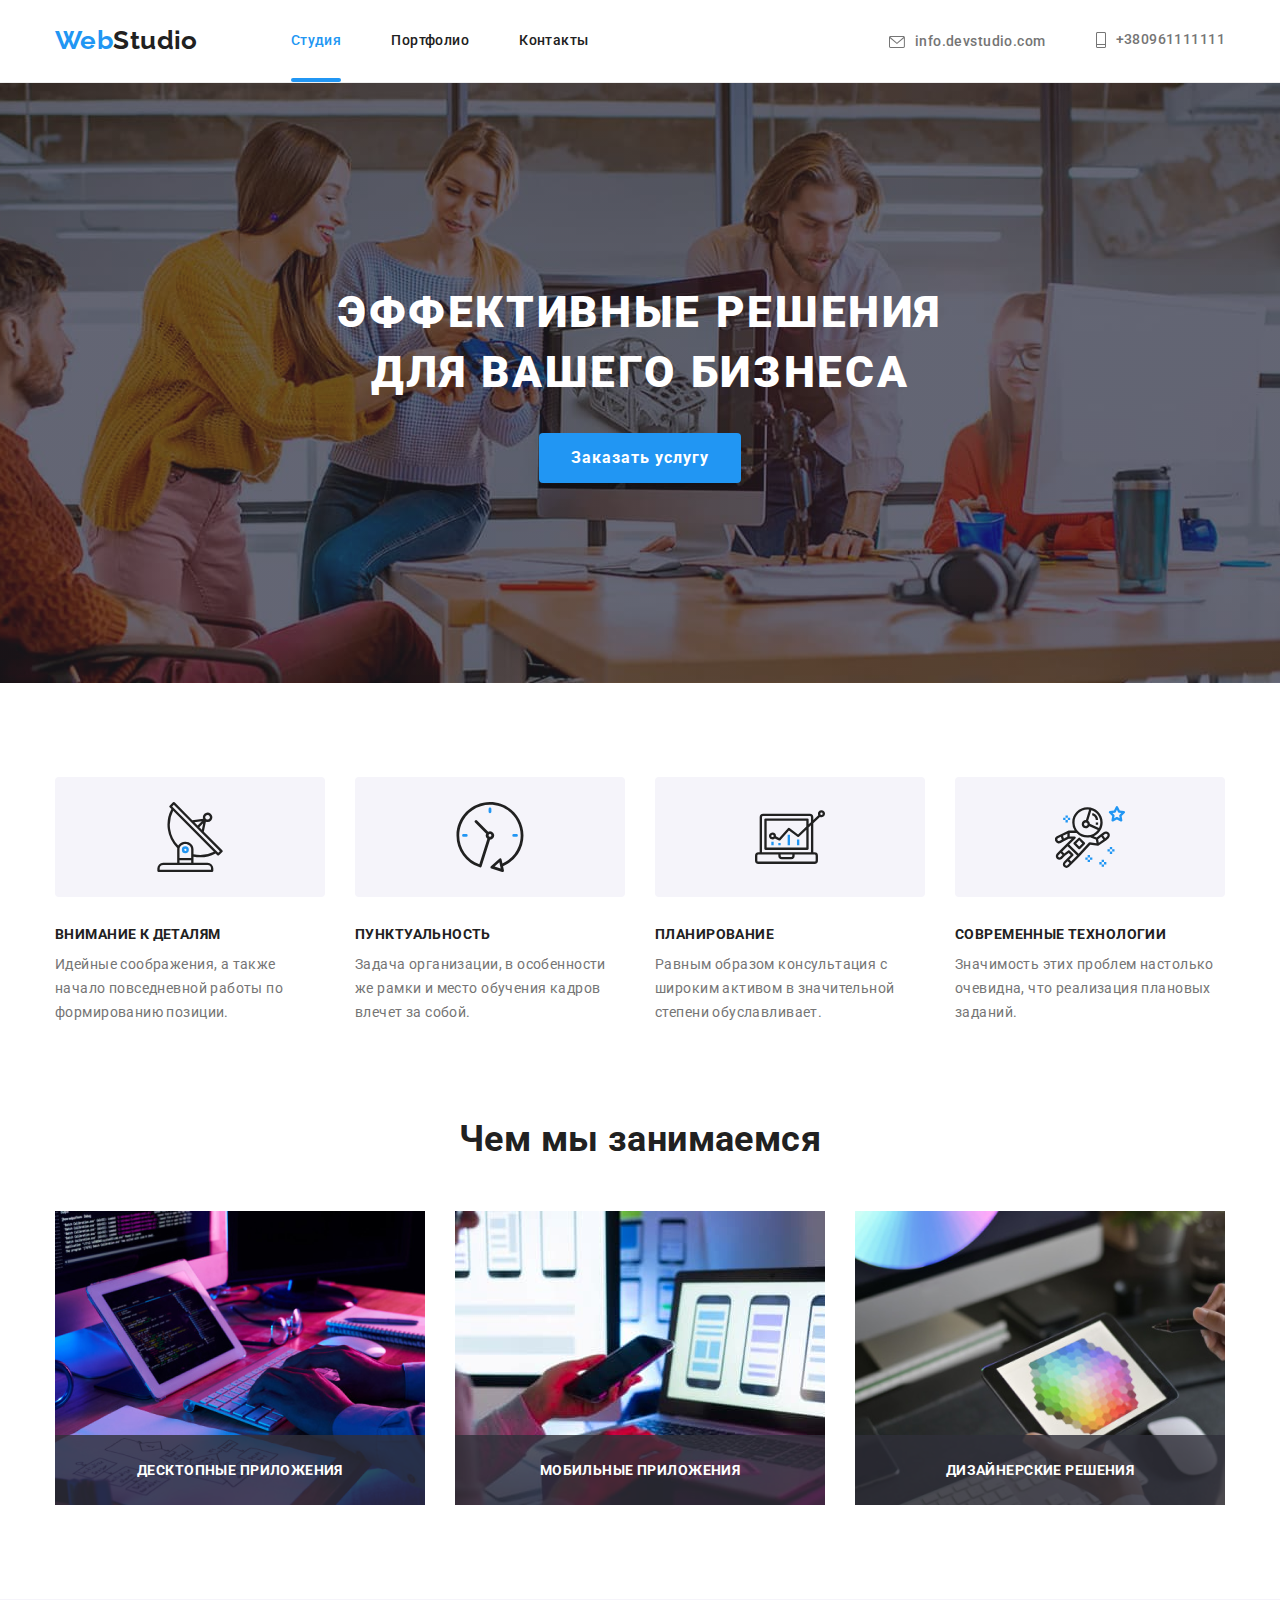
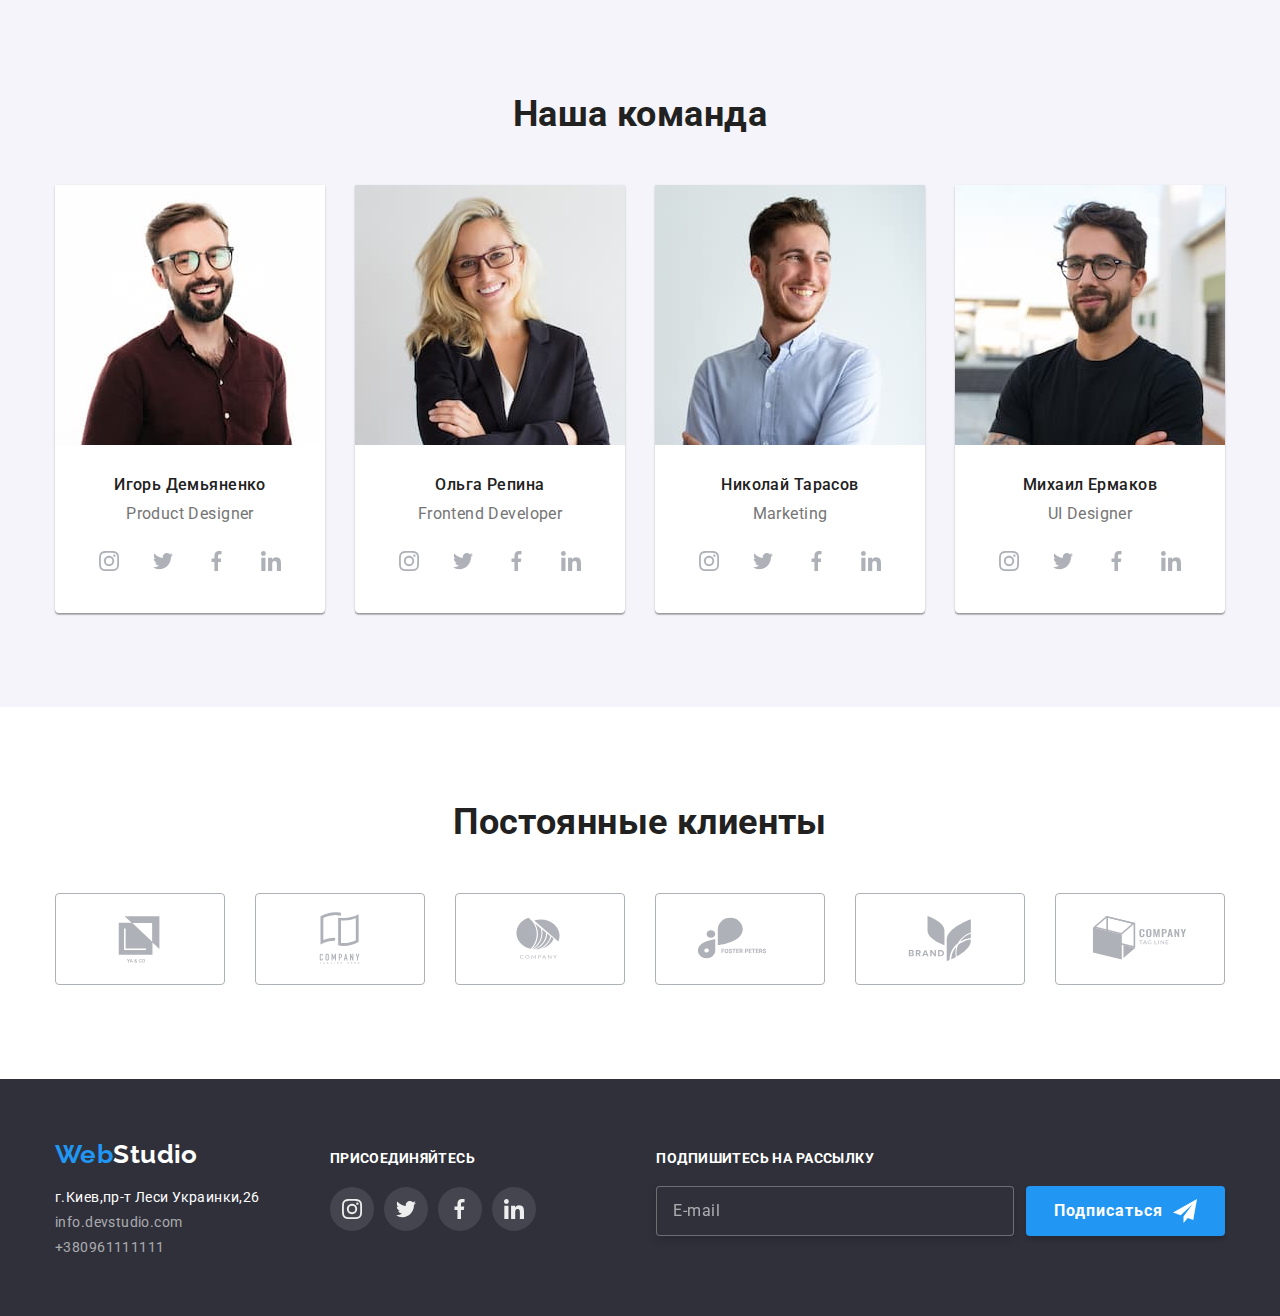
<file: index.html>
<!DOCTYPE html>
<html lang="ru">
<head>
    <meta charset="UTF-8">
    <meta http-equiv="X-UA-Compatible" content="IE=edge">
    <meta name="viewport" content="width=device-width, initial-scale=1.0">
    <title>Document</title>
    <link rel="preconnect" href="https://fonts.googleapis.com">
<link rel="preconnect" href="https://fonts.gstatic.com" crossorigin>
<link href="https://fonts.googleapis.com/css2?family=Montserrat:wght@400;700&family=Raleway:wght@700&family=Roboto:wght@400;500;700;900&display=swap" rel="stylesheet">
<link rel="stylesheet" href="https://cdn.jsdelivr.net/npm/modern-normalize@1.1.0/modern-normalize.min.css">
<link rel="stylesheet" href="./css/styles.css">
</head>
<body>
<!-- Header -->
    <header class="header">
        <div class="container header-container">
    <nav class="header-nav">
        <p class="all-logo header-logo"><span class="logo">Web</span>Studio</p>
        <ul class="header-nav-list">        
            <li class="item"><a href="./index.html" class="header-list current">Студия</a></li>
            <li class="item"><a href="./portfolio.html" class="header-list">Портфолио</a></li>
            <li class="item"><a href="" class="header-list">Контакты</a></li>
    </ul>
    </nav>
    <ul class="contact-list">
<li ><a href="mailto:info.devstudio.com" class="header-contact header-mail"><svg width="16" height="12" class="header-icons">
        <use href="./images/icons.svg#icon-mail"></use>
    </svg>info.devstudio.com</a></li>
    <li>
        <a href="tel:+380961111111" class="header-contact header-phone"><svg width="10" height="16" class="header-icons"><use href="./images/icons.svg#icon-phone"></use></svg>+380961111111</a></li>
    </ul></div>
</header>
<main>
    <!-- Hero -->
        <section class="hero-main">
            <div class="container hero-container"><h1 class="hero-logo">ЭФФЕКТИВНЫЕ РЕШЕНИЯ ДЛЯ ВАШЕГО БИЗНЕСА</h1>
           <button type="button" class="hero-button" data-modal-open>Заказать услугу</button></div>            
        </section>   
        <!-- Preference -->
        <section class="section">
            <div class="container"><h2 hidden>Приемущества</h2>
        <ul class="pref-flex">
            <li class="pref-item">
                <div class="preference-icon"><svg width="70" height="70"><use href="./images/icons.svg#icon-antenna-1"></use></svg></div>
                <h3 class="preference-title">Внимание к деталям</h3>
                <p class="preference-info">Идейные соображения, а также начало повседневной работы по формированию позиции.</p>
            </li>
            <li class="pref-item">
                <div class="preference-icon"><svg width="70" height="70"><use href="./images/icons.svg#icon-clock-1"></use></svg></div>
                <h3 class="preference-title">Пунктуальность</h3>
                <p class="preference-info">Задача организации, в особенности же рамки и место обучения кадров влечет за собой.</p>
            </li>
            <li class="pref-item">
                <div class="preference-icon"><svg width="70" height="70"><use href="./images/icons.svg#icon-diagram-1"></use></svg></div>
                <h3 class="preference-title">Планирование</h3>
                <p class="preference-info">Равным образом консультация с широким активом в значительной степени обуславливает.</p>
            </li>
            <li class="pref-item">
                <div class="preference-icon"><svg width="70" height="70"><use href="./images/icons.svg#icon-astronaut-1"></use></svg></div>
                <h3 class="preference-title">Современные технологии</h3>
                <p class="preference-info">Значимость этих проблем настолько очевидна, что реализация плановых заданий.</p>
            </li>
        </ul></div>
        </section>
        <!-- Work -->
        <section class="section section-work"><div class="container">
            <h2 class="work-logo">Чем мы занимаемся</h2>
            <ul class="work-cont">
            <li class="work-photo"><img src="images/img.png" alt="work with computer" width="370">
            <p class="description">Десктопные приложения</p></li>
            <li class="work-photo"><img src="images/img1.jpg" alt="work with computer" width="370">
            <p class="description">Мобильные приложения</p></li>
            <li class="work-photo"><img src="images/img2.png" alt="work with computer" width="370">
            <p class="description">Дизайнерские решения</p></li>
            </ul></div>
            </section>
            <!--Team -->
            <section class="section section-team">
            <div class="container"><h2 class="team-logo">Наша команда</h2>
            <ul class="team-cont">
            <li class="team-card"><img src="images/command/img1.jpg" alt="man" width="270">
            <h3 class="team-people">Игорь Демьяненко</h3>
            <p class="team-profession">Product Designer</p>
            <ul class="social-links-icon">
                <li class="social-link"><a href="" class="link"><svg width="20" height="20" class="social-icon"><use href="./images/icons.svg#icon-instagram"></use></svg></a></li>
                <li class="social-link"><a href="" class="link"><svg width="20" height="20" class="social-icon"><use href="./images/icons.svg#icon-twitter"></use></svg></a></li>
                <li class="social-link"><a href="" class="link"><svg width="20" height="20" class="social-icon"><use href="./images/icons.svg#icon-facebook"></use></svg></a></li>
                <li class="social-link"><a href="" class="link"><svg width="20" height="20" class="social-icon"><use href="./images/icons.svg#icon-linkedin"></use></svg></a></li>
            </ul></li>
            <li class="team-card"><img src="images/command/img2.jpg" alt="woman" width="270">
            <h3 class="team-people">Ольга Репина</h3>
            <p class="team-profession">Frontend Developer</p>
        <ul class="social-links-icon">
            <li class="social-link"><a href="" class="link"><svg width="20" height="20" class="social-icon"><use href="./images/icons.svg#icon-instagram"></use></svg></a></li>
            <li class="social-link"><a href="" class="link"><svg width="20" height="20" class="social-icon"><use href="./images/icons.svg#icon-twitter"></use></svg></a></li>
            <li class="social-link"><a href="" class="link"><svg width="20" height="20" class="social-icon"><use href="./images/icons.svg#icon-facebook"></use></svg></a></li>
            <li class="social-link"><a href="" class="link"><svg width="20" height="20" class="social-icon"><use href="./images/icons.svg#icon-linkedin"></use></svg></a></li>
        </ul></li>
            <li class="team-card"><img src="images/command/img3.jpg" alt="man" width="270">
            <h3 class="team-people">Николай Тарасов</h3>
            <p class="team-profession">Marketing</p>
        <ul class="social-links-icon">
            <li class="social-link"><a href="" class="link"><svg width="20" height="20" class="social-icon"><use href="./images/icons.svg#icon-instagram"></use></svg></a></li>
            <li class="social-link"><a href="" class="link"><svg width="20" height="20" class="social-icon"><use href="./images/icons.svg#icon-twitter"></use></svg></a></li>
            <li class="social-link"><a href="" class="link"><svg width="20" height="20" class="social-icon"><use href="./images/icons.svg#icon-facebook"></use></svg></a></li>
            <li class="social-link"><a href="" class="link"><svg width="20" height="20" class="social-icon"><use href="./images/icons.svg#icon-linkedin"></use></svg></a></li>
        </ul></li>
            <li class="team-card"><img src="images/command/img4.jpg" alt="man" width="270">
            <h3 class="team-people">Михаил Ермаков</h3>
            <p class="team-profession">UI Designer</p>
        <ul class="social-links-icon">
            <li class="social-link"><a href="" class="link"><svg width="20" height="20" class="social-icon"><use href="./images/icons.svg#icon-instagram"></use></svg></a></li>
            <li class="social-link"><a href="" class="link"><svg width="20" height="20" class="social-icon"><use href="./images/icons.svg#icon-twitter"></use></svg></a></li>
            <li class="social-link"><a href="" class="link"><svg width="20" height="20" class="social-icon"><use href="./images/icons.svg#icon-facebook"></use></svg></a></li>
            <li class="social-link"><a href="" class="link"><svg width="20" height="20" class="social-icon"><use href="./images/icons.svg#icon-linkedin"></use></svg></a></li>
        </ul></li>
            </ul></div>
        </section>
        <!-- Our clients -->
        <section class="section">
            <div class="container"><h2 class="clients">Постоянные клиенты</h2>
            <ul class="clients-cont">
                <li class="clients-card"><a href="" class="clients-link"><svg width="106" height="60" class="client-icon"><use href="./images/icons.svg#icon-logo1"></use></svg></a></li>
                <li class="clients-card"><a href="" class="clients-link"><svg width="106" height="60" class="client-icon"><use href="./images/icons.svg#icon-logo2"></use></svg></a></li>
                <li class="clients-card"><a href="" class="clients-link"><svg width="106" height="60" class="client-icon"><use href="./images/icons.svg#icon-logo3"></use></svg></a></li>
                <li class="clients-card"><a href="" class="clients-link"><svg width="106" height="60" class="client-icon"><use href="./images/icons.svg#icon-logo4"></use></svg></a></li>
                <li class="clients-card"><a href="" class="clients-link"><svg width="106" height="60" class="client-icon"><use href="./images/icons.svg#icon-logo5"></use></svg></a></li>
                <li class="clients-card"><a href="" class="clients-link"><svg width="106" height="60" class="client-icon"><use href="./images/icons.svg#icon-logo6"></use></svg></a></li>
            </ul></div>
        </section>
</main>
<!-- Footer -->
<footer class="footer">
<div class="container footer-container">
    <div class="footer-address-block"><a class="footer-logo"><span class="logo">Web</span>Studio</a>
    
    <address class="footer-address">
    <ul>
        <li class="address-container"><a href="https://goo.gl/maps/ZaD2ymdkpTnKKArT6" class="footer-list, footer-local">г.Киев,пр-т Леси Украинки,26</a></li>
        <li class="mail-container"><a href="mailto:info.devstudio.com" class="footer-list, footer-contact">info.devstudio.com</a></li>
        <li><a href="tel:+380961111111" class="footer-list, footer-contact">+380961111111</a></li>
</ul>
</address></div>
<div class="footer-social-block">
<strong class="follow-us">присоединяйтесь</strong>    
<ul class="footer-social">
        <li class="footer-social-list"><a href="" class="footer-social-link"><svg width="20" height="20" class="footer-icons">
            <use href="./images/icons.svg#icon-instagram"></use></svg></a></li>
        <li class="footer-social-list"><a href="" class="footer-social-link"><svg width="20" height="20" class="footer-icons">
            <use href="./images/icons.svg#icon-twitter"></use>
        </svg></a></li>
        <li class="footer-social-list"><a href="" class="footer-social-link"><svg width="20" height="20" class="footer-icons">
            <use href="./images/icons.svg#icon-facebook"></use>
        </svg></a></li>
        <li class="footer-social-list"><a href="" class="footer-social-link"><svg width="20" height="20" class="footer-icons">
            <use href="./images/icons.svg#icon-linkedin"></use>
        </svg></a></li>
    </ul></div>
    <div class="footer-form">
        <strong class="footer-send">Подпишитесь на рассылку</strong>
        <div class="footer-form-posession">
        <form class="footer-form-window">
            <label><input type="text" name="e-mail" placeholder="E-mail" class="footer-form-mail"></label>
            <button type="submit" class="form-button">Подписаться</button></form>
        </div>
    </div>
</div>
</footer>
<!-- Modal window -->
<div class="backdrop is-hidden" data-modal>
    <div class="modal">
    <button type="button" class="modal-close-button" data-modal-close><svg width="20" height="20" class="modal-close-svg"><use href="./images/icons.svg#icon-close"></use></svg></button>
    <form>
        <div class="modal-window">
        <strong class="modal-title">Оставьте свои данные, мы вам перезвоним</strong>
        <div class="form-input-text">
            <div class="form-field">
            <label for="user-name" class="field-name">Имя</label>
            <input type="text" name="user-name" id="user-name" autofocus class="field-input">
            <svg width="18" height="18" viewBox="0 0 18 18" fill="none" class="form-icon">
                <path
                    d="M9 9C10.6575 9 12 7.6575 12 6C12 4.3425 10.6575 3 9 3C7.3425 3 6 4.3425 6 6C6 7.6575 7.3425 9 9 9ZM9 10.5C6.9975 10.5 3 11.505 3 13.5V14.25C3 14.6625 3.3375 15 3.75 15H14.25C14.6625 15 15 14.6625 15 14.25V13.5C15 11.505 11.0025 10.5 9 10.5Z"
                    />
            </svg>
            </div>        
                <div class="form-field">
                <label for="phone" class="field-name">Телефон</label>
                <input type="text" name="phone" id="phone" class="field-input">
                <svg width="18" height="18" viewBox="0 0 18 18" fill="none" class="form-icon">
                    <path
                        d="M13.996 11.1226L12.1579 10.9127C11.7164 10.862 11.2822 11.014 10.971 11.3252L9.63945 12.6568C7.59144 11.6147 5.91251 9.94296 4.87041 7.8877L6.20922 6.54888C6.5204 6.2377 6.67237 5.80349 6.62171 5.36205L6.41185 3.53836C6.325 2.80745 5.70988 2.25745 4.97173 2.25745H3.71976C2.902 2.25745 2.22175 2.93771 2.2724 3.75547C2.65595 9.93572 7.59868 14.8712 13.7717 15.2548C14.5894 15.3054 15.2697 14.6252 15.2697 13.8074V12.5555C15.2769 11.8245 14.7269 11.2094 13.996 11.1226Z"
                        />
                </svg>
            </div>
                    <div class="form-field">
                <label for="mail" class="field-name">Почта</label>
                <input type="text" name="mail" id="mail" class="field-input">
                <svg width="18" height="18" viewBox="0 0 18 18" fill="none" class="form-icon">
                    <path
                        d="M15 3H3C2.175 3 1.5075 3.675 1.5075 4.5L1.5 13.5C1.5 14.325 2.175 15 3 15H15C15.825 15 16.5 14.325 16.5 13.5V4.5C16.5 3.675 15.825 3 15 3ZM14.7 6.1875L9.3975 9.5025C9.1575 9.6525 8.8425 9.6525 8.6025 9.5025L3.3 6.1875C3.1125 6.0675 3 5.865 3 5.6475C3 5.145 3.5475 4.845 3.975 5.1075L9 8.25L14.025 5.1075C14.4525 4.845 15 5.145 15 5.6475C15 5.865 14.8875 6.0675 14.7 6.1875Z"
                        />
                </svg>
            </div>
        <div class="textarea-field">
            <label for="comment" class="field-name">Комментарий</label>
            <textarea name="comment" id="comment" cols="30" rows="10" placeholder="Введите текст" class="textarea-input"></textarea>
        </div>
        </div>
                <label for="checkbox" class="privacy-field">                    
           <input type="checkbox" name="checkbox" class="checkbox-stock visually-hidden" id="checkbox" checked>
            <span class="checkbox-custom"><svg width="13px" height="10px" viewBox="0 0 13 10" class="custom-checkbox-icon">
                <path
                    d="M1.95703 4.75166L1.88825 4.68604L1.81923 4.75141L0.93123 5.59258L0.854858 5.66492L0.930974 5.73753L4.42671 9.07236L4.49574 9.1382L4.56476 9.07236L12.069 1.91352L12.1449 1.84116L12.069 1.76881L11.1873 0.927644L11.1183 0.861826L11.0493 0.927611L4.49577 7.17353L1.95703 4.75166Z"/></svg> 
                </span>
           <span class="checkbox-agreement">Соглашаюсь с рассылкой и принимаю <a href="" class="form-agreement">Условия договора</a></span></label> 
            <button type="submit" class="submit-button">Отправить</button></div>
    </form>
</div></div>
<script src="./modal.js"></script>
</body>
</file>
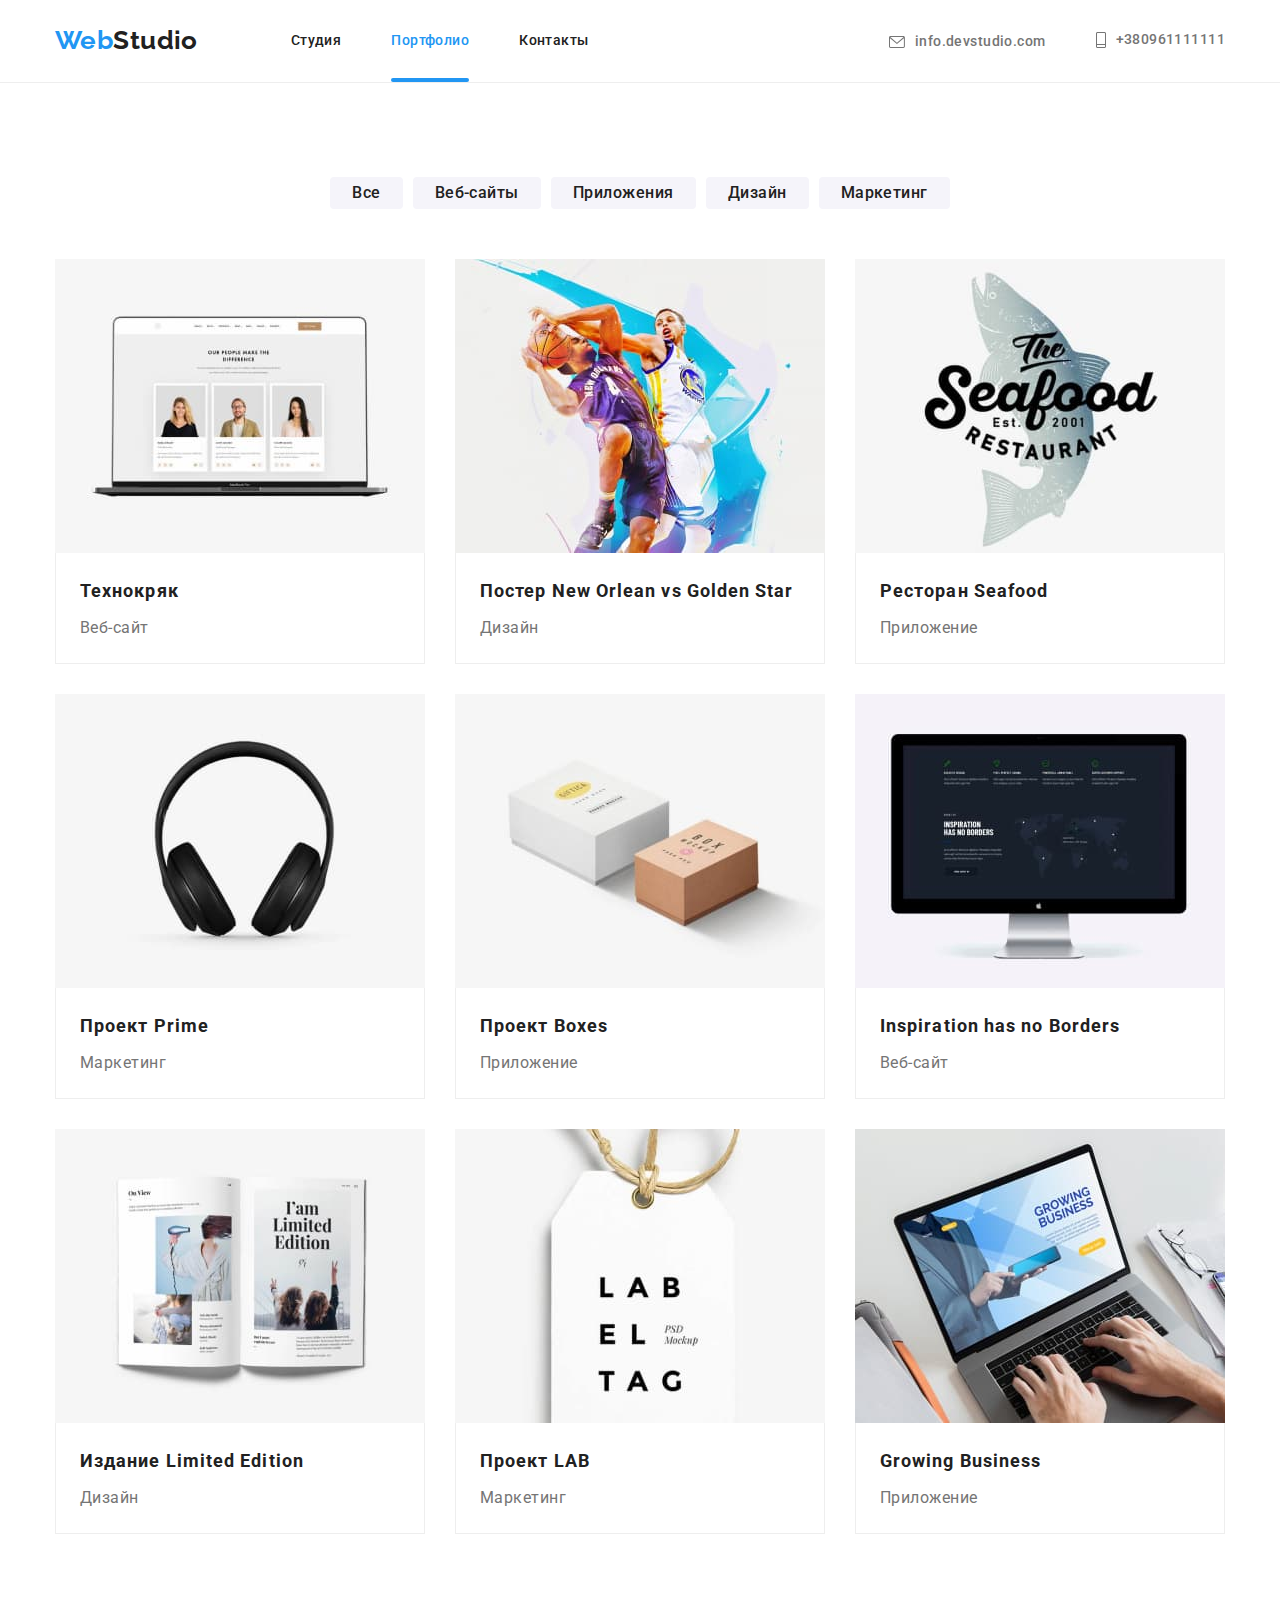
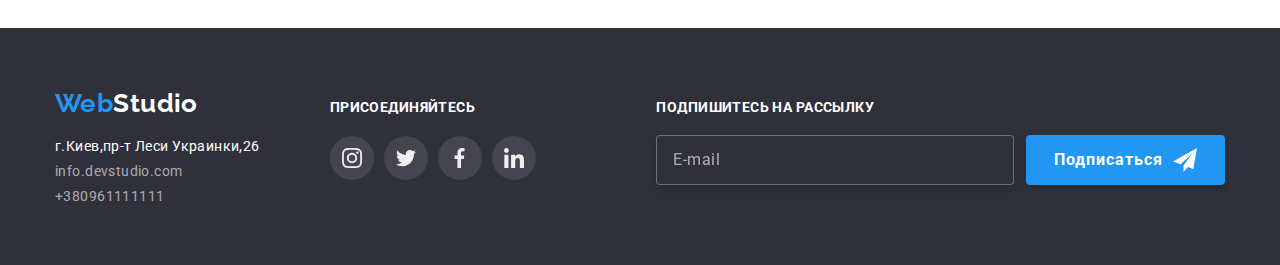
<file: portfolio.html>
<!DOCTYPE html>
<html lang="ru">

<head>
    <meta charset="UTF-8">
    <meta http-equiv="X-UA-Compatible" content="IE=edge">
    <meta name="viewport" content="width=device-width, initial-scale=1.0">
    <title>Document</title>
    <link href="https://fonts.googleapis.com/css2?family=Montserrat:wght@400;700&family=Raleway:wght@700&family=Roboto:wght@400;500;700;900&display=swap" rel="stylesheet">
   <link rel="stylesheet" href="https://cdn.jsdelivr.net/npm/modern-normalize@1.1.0/modern-normalize.min.css">
    <link rel="stylesheet" href="./css/styles.css">
</head>
<body class="body">
<!-- Header -->
    <header class="header">
        <div class="container header-container">
            <nav class="header-nav">
                <p class="all-logo header-logo"><span class="logo">Web</span>Studio</p>
                <ul class="header-nav-list">
                    <li class="item"><a href="./index.html" class="header-list">Студия</a></li>
                    <li class="item"><a href="./portfolio.html" class="header-list current">Портфолио</a></li>
                    <li class="item"><a href="" class="header-list">Контакты</a></li>
                </ul>
            </nav>
            <ul class="contact-list">
                <li><a href="mailto:info.devstudio.com" class="header-contact header-mail"><svg width="16" height="12"
                            class="header-icons">
                            <use href="./images/icons.svg#icon-mail"></use>
                        </svg>info.devstudio.com</a></li>
                <li>
                    <a href="tel:+380961111111" class="header-contact header-phone"><svg width="10" height="16"
                            class="header-icons">
                            <use href="./images/icons.svg#icon-phone"></use>
                        </svg>+380961111111</a>
                </li>
            </ul>
        </div>
    </header>
<main>
    <!-- Sort -->
    <section class="section"><div class="container">
        <h1 hidden>Portfolio</h1>
        <ul class="button-cont">
            <li class="button-dif"><button type="button" class="sort-button">Все</button></li>
            <li class="button-dif"><button type="button" class="sort-button">Веб-сайты</button></li>
            <li class="button-dif"><button type="button" class="sort-button">Приложения</button></li>
            <li class="button-dif"><button type="button" class="sort-button">Дизайн</button></li>
            <li class="button-dif"><button type="button" class="sort-button">Маркетинг</button></li>
        </ul>
         <ul class="portfolio-cont">
            <li class="work-backgound">
            <a href="" class="work-card">
                <div class="portfolio-move">
            <p class="portfolio-description">Ресурс предлагает комплексные предложения с разным уровнем функционала и сервисов.
            Все это позволит посетителю получить исчерпывающие сведения о компании или частном лице.</p>
            
            <img src="./images/img-port/img1.jpg" alt="Баскетбол>" width="370" height="294"></div>
             <div class="portfolio-card"><h2 class="works-title">Технокряк</h2>
            <p class="work-name">Веб-сайт</p></div></a>
            
            </li>
            <li class="work-backgound"><a href="" class="work-card"> 
                <div class="portfolio-move">
                    
                        <p class="portfolio-description">Ресурс предлагает комплексные предложения с разным уровнем функционала и
                            сервисов.
                            Все это позволит посетителю получить исчерпывающие сведения о компании или частном лице.</p>
                    <img src="./images/img-port/img2.jpg" alt="Баскетбол>" width="370" height="294"></div>
                <div class="portfolio-card"><h2 class="works-title">Постер New Orlean vs Golden Star</h2>
                <p class="work-name">Дизайн</p></div></a>
            </li>
            <li class="work-backgound">
                <a href="" class="work-card">
                    <div class="portfolio-move">
                        
                            <p class="portfolio-description">Ресурс предлагает комплексные предложения с разным уровнем функционала и
                                сервисов.
                                Все это позволит посетителю получить исчерпывающие сведения о компании или частном лице.</p>
                        <img src="./images/img-port/img3.jpg" alt="Лого рибного ресторану>" width="370" height="294"></div>
                <div class="portfolio-card"><h2 class="works-title">Ресторан Seafood</h2>
                <p class="work-name">Приложение</p></div></a>
            </li>
           <li class="work-backgound">
                <a href="" class="work-card">
                    <div class="portfolio-move">
                        
                            <p class="portfolio-description">Ресурс предлагает комплексные предложения с разным уровнем функционала и
                                сервисов.
                                Все это позволит посетителю получить исчерпывающие сведения о компании или частном лице.</p>
                        <img src="./images/img-port/img4.jpg" alt="Лого рибного ресторану>" width="370" height="294"></div>
                <div class="portfolio-card"><h2 class="works-title">Проект Prime</h2>
                <p class="work-name">Маркетинг</p></div></a>
            </li>
            <li class="work-backgound">
                <a href="" class="work-card">
                    <div class="portfolio-move">
                        
                            <p class="portfolio-description">Ресурс предлагает комплексные предложения с разным уровнем функционала и
                                сервисов.
                                Все это позволит посетителю получить исчерпывающие сведения о компании или частном лице.</p>
                        <img src="./images/img-port/img5.jpg" alt="Лого рибного ресторану>" width="370" height="294"></div>
                <div class="portfolio-card"><h2 class="works-title">Проект Boxes</h2>
                <p class="work-name"> Приложение</p></div></a>
            </li>
            <li class="work-backgound">
                <a href="" class="work-card">
                    <div class="portfolio-move">
                        
                            <p class="portfolio-description">Ресурс предлагает комплексные предложения с разным уровнем функционала и
                                сервисов.
                                Все это позволит посетителю получить исчерпывающие сведения о компании или частном лице.</p>
                        <img src="./images/img-port/img6.jpg" alt="Лого рибного ресторану>" width="370" height="294"></div>
                <div class="portfolio-card"><h2 class="works-title">Inspiration has no Borders</h2>
                <p class="work-name">Веб-сайт</p></div></a>
            </li>
            <li class="work-backgound">
                <a href="" class="work-card">
                    <div class="portfolio-move">
                        
                            <p class="portfolio-description">Ресурс предлагает комплексные предложения с разным уровнем функционала и
                                сервисов.
                                Все это позволит посетителю получить исчерпывающие сведения о компании или частном лице.</p>
                       <img src="./images/img-port/img7.jpg" alt="Лого рибного ресторану>" width="370" height="294"></div>
                <div class="portfolio-card"><h2 class="works-title">Издание Limited Edition</h2>
                <p class="work-name">Дизайн</p></div></a>
            </li>
            <li class="work-backgound">
                <a href="" class="work-card">
                    <div class="portfolio-move">
                        
                            <p class="portfolio-description">Ресурс предлагает комплексные предложения с разным уровнем функционала и
                                сервисов.
                                Все это позволит посетителю получить исчерпывающие сведения о компании или частном лице.</p>
                        <img src="./images/img-port/img8).jpg" alt="Лого рибного ресторану>" width="370" height="294"></div>
                <div class="portfolio-card"><h2 class="works-title">Проект LAB</h2>
                <p class="work-name">Маркетинг</p></div></a>
            </li>
            <li class="work-backgound">
                <a href="" class="work-card">
                    <div class="portfolio-move">
                       
                            <p class="portfolio-description">Ресурс предлагает комплексные предложения с разным уровнем функционала и
                                сервисов.
                                Все это позволит посетителю получить исчерпывающие сведения о компании или частном лице.</p>
                        <img src="./images/img-port/img9.jpg" alt="Лого рибного ресторану>" width="370" height="294"></div>
                <div class="portfolio-card"><h2 class="works-title">Growing Business</h2>
                <p class="work-name">Приложение</p></div></a>
            </li>
        </ul>
    </div></section>
</main>
<!-- Footer -->
<footer class="footer">
    <div class="container footer-container">
        <div class="footer-address-block"><a class="footer-logo"><span class="logo">Web</span>Studio</a>

            <address class="footer-address">
                <ul>
                    <li class="address-container"><a href="https://goo.gl/maps/ZaD2ymdkpTnKKArT6"
                            class="footer-list, footer-local">г.Киев,пр-т Леси Украинки,26</a></li>
                    <li class="mail-container"><a href="mailto:info.devstudio.com"
                            class="footer-list, footer-contact">info.devstudio.com</a></li>
                    <li><a href="tel:+380961111111" class="footer-list, footer-contact">+380961111111</a></li>
                </ul>
            </address>
        </div>
        <div class="footer-social-block">
            <strong class="follow-us">присоединяйтесь</strong>
            <ul class="footer-social">
                <li class="footer-social-list"><a href="" class="footer-social-link"><svg width="20" height="20"
                            class="footer-icons">
                            <use href="./images/icons.svg#icon-instagram"></use>
                        </svg></a></li>
                <li class="footer-social-list"><a href="" class="footer-social-link"><svg width="20" height="20"
                            class="footer-icons">
                            <use href="./images/icons.svg#icon-twitter"></use>
                        </svg></a></li>
                <li class="footer-social-list"><a href="" class="footer-social-link"><svg width="20" height="20"
                            class="footer-icons">
                            <use href="./images/icons.svg#icon-facebook"></use>
                        </svg></a></li>
                <li class="footer-social-list"><a href="" class="footer-social-link"><svg width="20" height="20"
                            class="footer-icons">
                            <use href="./images/icons.svg#icon-linkedin"></use>
                        </svg></a></li>
            </ul>
        </div>
        <div class="footer-form">
            <strong class="footer-send">Подпишитесь на рассылку</strong>
            <div class="footer-form-posession">
                <form class="footer-form-window">
                    <label><input type="text" name="e-mail" placeholder="E-mail" class="footer-form-mail"></label>
                    <button type="submit" class="form-button">Подписаться</button>
                </form>
            </div>
        </div>
    </div>
</footer>
</body>
</file>
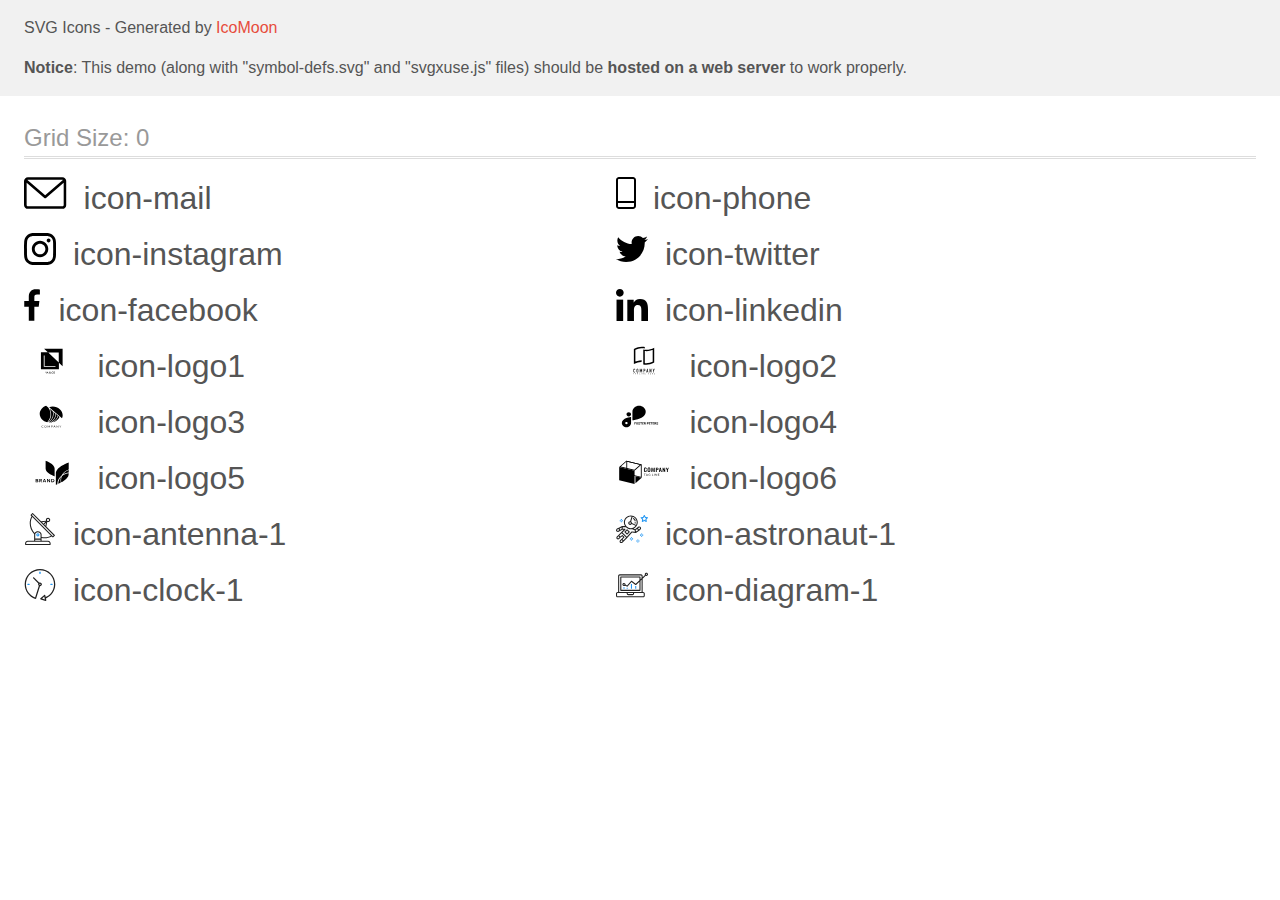
<file: images/icons/icomoon/demo-external-svg.html>
<!doctype html>
<html>
<head>
    <title>IcoMoon - SVG Icons</title>
    <meta charset="utf-8">
    <meta name="viewport" content="width=device-width, initial-scale=1">
    <link rel="stylesheet" href="demo-files/demo.css">
    <link rel="stylesheet" href="style.css">
</head>
<body>
<header class="bgc1 clearfix">
<div class="mhl">
    <p>SVG Icons - Generated by <a href="https://icomoon.io/app">IcoMoon</a></p><p><strong>Notice</strong>: This demo (along with "symbol-defs.svg" and "svgxuse.js" files) should be <b>hosted on a web server</b> to work properly.</p>
</div>
</header>
    <div class="clearfix mhl ptl">
        <h1 class="mvm mtn fgc1">Grid Size: 0</h1>
        <div class="glyph fs1">
            <div class="clearfix pbs">
                <svg class="icon icon-mail"><use xlink:href="symbol-defs.svg#icon-mail"></use></svg><span class="name"> icon-mail</span>
            </div>
        </div>
        <div class="glyph fs1">
            <div class="clearfix pbs">
                <svg class="icon icon-phone"><use xlink:href="symbol-defs.svg#icon-phone"></use></svg><span class="name"> icon-phone</span>
            </div>
        </div>
        <div class="glyph fs1">
            <div class="clearfix pbs">
                <svg class="icon icon-instagram"><use xlink:href="symbol-defs.svg#icon-instagram"></use></svg><span class="name"> icon-instagram</span>
            </div>
        </div>
        <div class="glyph fs1">
            <div class="clearfix pbs">
                <svg class="icon icon-twitter"><use xlink:href="symbol-defs.svg#icon-twitter"></use></svg><span class="name"> icon-twitter</span>
            </div>
        </div>
        <div class="glyph fs1">
            <div class="clearfix pbs">
                <svg class="icon icon-facebook"><use xlink:href="symbol-defs.svg#icon-facebook"></use></svg><span class="name"> icon-facebook</span>
            </div>
        </div>
        <div class="glyph fs1">
            <div class="clearfix pbs">
                <svg class="icon icon-linkedin"><use xlink:href="symbol-defs.svg#icon-linkedin"></use></svg><span class="name"> icon-linkedin</span>
            </div>
        </div>
        <div class="glyph fs1">
            <div class="clearfix pbs">
                <svg class="icon icon-logo1"><use xlink:href="symbol-defs.svg#icon-logo1"></use></svg><span class="name"> icon-logo1</span>
            </div>
        </div>
        <div class="glyph fs1">
            <div class="clearfix pbs">
                <svg class="icon icon-logo2"><use xlink:href="symbol-defs.svg#icon-logo2"></use></svg><span class="name"> icon-logo2</span>
            </div>
        </div>
        <div class="glyph fs1">
            <div class="clearfix pbs">
                <svg class="icon icon-logo3"><use xlink:href="symbol-defs.svg#icon-logo3"></use></svg><span class="name"> icon-logo3</span>
            </div>
        </div>
        <div class="glyph fs1">
            <div class="clearfix pbs">
                <svg class="icon icon-logo4"><use xlink:href="symbol-defs.svg#icon-logo4"></use></svg><span class="name"> icon-logo4</span>
            </div>
        </div>
        <div class="glyph fs1">
            <div class="clearfix pbs">
                <svg class="icon icon-logo5"><use xlink:href="symbol-defs.svg#icon-logo5"></use></svg><span class="name"> icon-logo5</span>
            </div>
        </div>
        <div class="glyph fs1">
            <div class="clearfix pbs">
                <svg class="icon icon-logo6"><use xlink:href="symbol-defs.svg#icon-logo6"></use></svg><span class="name"> icon-logo6</span>
            </div>
        </div>
        <div class="glyph fs1">
            <div class="clearfix pbs">
                <svg class="icon icon-antenna-1"><use xlink:href="symbol-defs.svg#icon-antenna-1"></use></svg><span class="name"> icon-antenna-1</span>
            </div>
        </div>
        <div class="glyph fs1">
            <div class="clearfix pbs">
                <svg class="icon icon-astronaut-1"><use xlink:href="symbol-defs.svg#icon-astronaut-1"></use></svg><span class="name"> icon-astronaut-1</span>
            </div>
        </div>
        <div class="glyph fs1">
            <div class="clearfix pbs">
                <svg class="icon icon-clock-1"><use xlink:href="symbol-defs.svg#icon-clock-1"></use></svg><span class="name"> icon-clock-1</span>
            </div>
        </div>
        <div class="glyph fs1">
            <div class="clearfix pbs">
                <svg class="icon icon-diagram-1"><use xlink:href="symbol-defs.svg#icon-diagram-1"></use></svg><span class="name"> icon-diagram-1</span>
            </div>
        </div>
  </div>
<script defer src="svgxuse.js"></script>
</body>
</html>
</file>
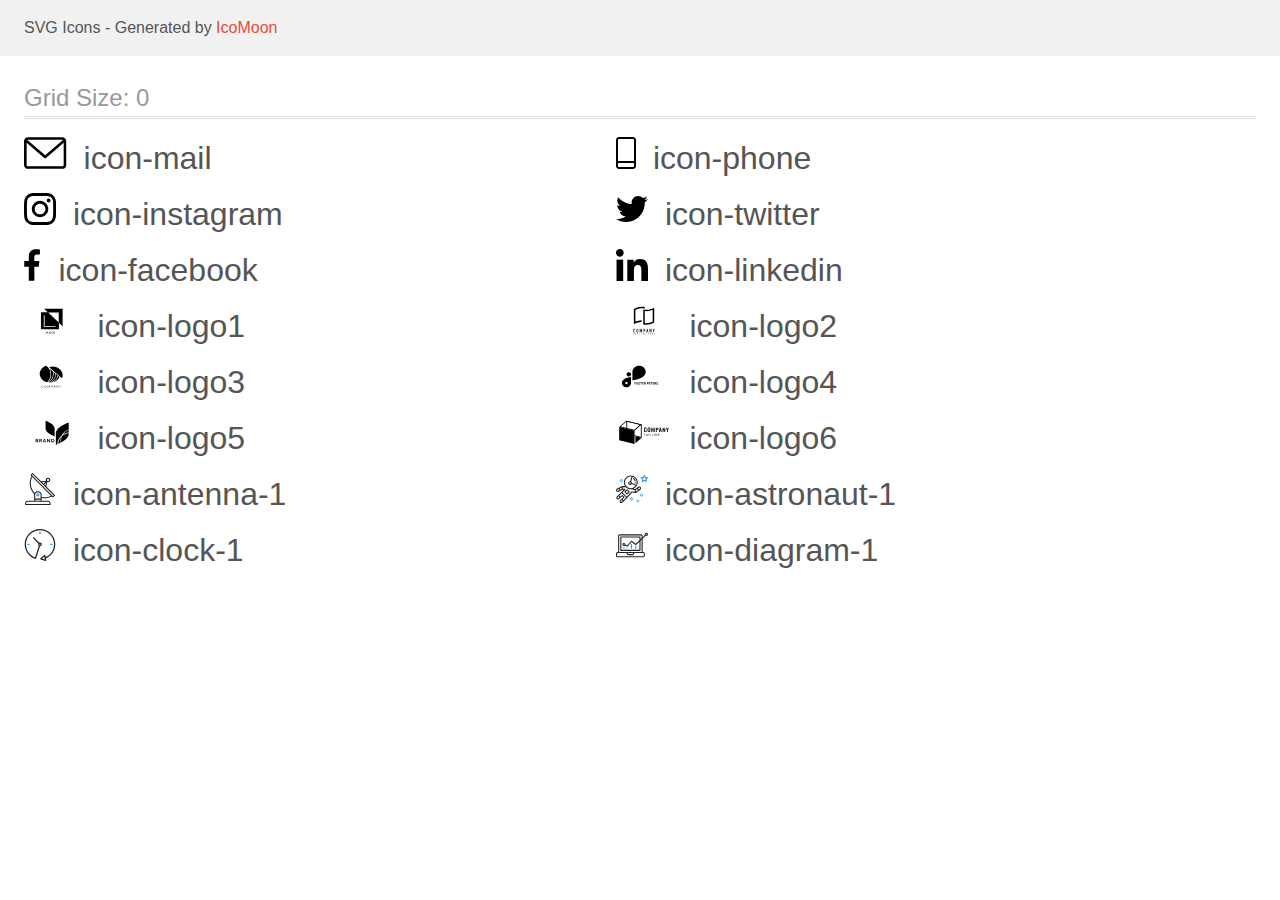
<file: images/icons/icomoon/demo.html>
<!doctype html>
<html>
<head>
    <title>IcoMoon - SVG Icons</title>
    <meta charset="utf-8">
    <meta name="viewport" content="width=device-width, initial-scale=1">
    <link rel="stylesheet" href="demo-files/demo.css">
    <link rel="stylesheet" href="style.css">
</head>
<body>
<svg aria-hidden="true" style="position: absolute; width: 0; height: 0; overflow: hidden;" version="1.1" xmlns="http://www.w3.org/2000/svg" xmlns:xlink="http://www.w3.org/1999/xlink">
<defs>
<symbol id="icon-mail" viewBox="0 0 43 32">
<path d="M38.667 0h-34.667c-2.206 0-4 1.794-4 4v24c0 2.206 1.794 4 4 4h34.667c2.206 0 4-1.794 4-4v-24c0-2.206-1.794-4-4-4zM38.667 2.667c0.181 0 0.353 0.038 0.511 0.103l-17.844 15.466-17.844-15.466c0.158-0.066 0.33-0.103 0.511-0.103h34.667zM38.667 29.333h-34.667c-0.736 0-1.333-0.598-1.333-1.333v-22.413l17.793 15.421c0.251 0.217 0.563 0.326 0.874 0.326s0.622-0.108 0.874-0.326l17.793-15.421v22.413c0 0.736-0.598 1.333-1.333 1.333z"></path>
</symbol>
<symbol id="icon-phone" viewBox="0 0 20 32">
<path d="M17 0h-14c-1.654 0-3 1.346-3 3v26c0 1.654 1.346 3 3 3h14c1.654 0 3-1.346 3-3v-26c0-1.654-1.346-3-3-3zM3 2h14c0.552 0 1 0.448 1 1v21h-16v-21c0-0.552 0.448-1 1-1zM17 30h-14c-0.552 0-1-0.448-1-1v-3h16v3c0 0.552-0.448 1-1 1z"></path>
</symbol>
<symbol id="icon-instagram" viewBox="0 0 32 32">
<path d="M31.969 9.408c-0.075-1.7-0.35-2.869-0.744-3.882-0.406-1.075-1.032-2.038-1.851-2.838-0.8-0.813-1.769-1.444-2.832-1.844-1.019-0.394-2.182-0.669-3.882-0.744-1.713-0.081-2.257-0.1-6.601-0.1s-4.888 0.019-6.595 0.094c-1.7 0.075-2.869 0.35-3.882 0.744-1.075 0.406-2.038 1.031-2.838 1.85-0.813 0.8-1.444 1.769-1.844 2.832-0.394 1.019-0.669 2.182-0.744 3.882-0.081 1.713-0.1 2.257-0.1 6.601s0.019 4.888 0.094 6.595c0.075 1.7 0.35 2.869 0.744 3.882 0.406 1.075 1.038 2.038 1.85 2.838 0.8 0.813 1.769 1.444 2.832 1.844 1.019 0.394 2.182 0.669 3.882 0.744 1.706 0.075 2.25 0.094 6.595 0.094s4.888-0.019 6.595-0.094c1.7-0.075 2.869-0.35 3.882-0.744 2.151-0.832 3.851-2.532 4.682-4.682 0.394-1.019 0.669-2.182 0.744-3.882 0.075-1.707 0.094-2.251 0.094-6.595s-0.006-4.888-0.081-6.595zM29.087 22.473c-0.069 1.563-0.331 2.407-0.55 2.969-0.538 1.394-1.644 2.5-3.038 3.038-0.563 0.219-1.413 0.481-2.969 0.55-1.688 0.075-2.194 0.094-6.464 0.094s-4.782-0.019-6.464-0.094c-1.563-0.069-2.407-0.331-2.969-0.55-0.694-0.256-1.325-0.663-1.838-1.194-0.531-0.519-0.938-1.144-1.194-1.838-0.219-0.563-0.481-1.413-0.55-2.969-0.075-1.688-0.094-2.194-0.094-6.464s0.019-4.782 0.094-6.464c0.069-1.563 0.331-2.407 0.55-2.969 0.256-0.694 0.663-1.325 1.2-1.838 0.519-0.531 1.144-0.938 1.838-1.194 0.563-0.219 1.413-0.481 2.969-0.55 1.688-0.075 2.194-0.094 6.464-0.094 4.276 0 4.782 0.019 6.464 0.094 1.563 0.069 2.407 0.331 2.969 0.55 0.694 0.256 1.325 0.662 1.838 1.194 0.531 0.519 0.938 1.144 1.194 1.838 0.219 0.563 0.481 1.413 0.55 2.969 0.075 1.688 0.094 2.194 0.094 6.464s-0.019 4.77-0.094 6.458z"></path>
<path d="M16.059 7.783c-4.538 0-8.22 3.682-8.22 8.22s3.682 8.22 8.22 8.22c4.539 0 8.22-3.682 8.22-8.22s-3.682-8.22-8.22-8.22zM16.059 21.335c-2.944 0-5.332-2.388-5.332-5.332s2.388-5.332 5.332-5.332c2.944 0 5.332 2.388 5.332 5.332s-2.388 5.332-5.332 5.332z"></path>
<path d="M26.524 7.458c0 1.060-0.859 1.919-1.919 1.919s-1.919-0.859-1.919-1.919c0-1.060 0.859-1.919 1.919-1.919s1.919 0.859 1.919 1.919z"></path>
</symbol>
<symbol id="icon-twitter" viewBox="0 0 32 32">
<path d="M32 6.078c-1.19 0.522-2.458 0.868-3.78 1.036 1.36-0.812 2.398-2.088 2.886-3.626-1.268 0.756-2.668 1.29-4.16 1.588-1.204-1.282-2.92-2.076-4.792-2.076-3.632 0-6.556 2.948-6.556 6.562 0 0.52 0.044 1.020 0.152 1.496-5.454-0.266-10.28-2.88-13.522-6.862-0.566 0.982-0.898 2.106-0.898 3.316 0 2.272 1.17 4.286 2.914 5.452-1.054-0.020-2.088-0.326-2.964-0.808 0 0.020 0 0.046 0 0.072 0 3.188 2.274 5.836 5.256 6.446-0.534 0.146-1.116 0.216-1.72 0.216-0.42 0-0.844-0.024-1.242-0.112 0.85 2.598 3.262 4.508 6.13 4.57-2.232 1.746-5.066 2.798-8.134 2.798-0.538 0-1.054-0.024-1.57-0.090 2.906 1.874 6.35 2.944 10.064 2.944 12.072 0 18.672-10 18.672-18.668 0-0.29-0.010-0.57-0.024-0.848 1.302-0.924 2.396-2.078 3.288-3.406z"></path>
</symbol>
<symbol id="icon-facebook" viewBox="0 0 18 32">
<path d="M13.329 5.313h2.921v-5.088c-0.504-0.069-2.237-0.225-4.256-0.225-4.212 0-7.097 2.649-7.097 7.519v4.481h-4.648v5.688h4.648v14.312h5.699v-14.311h4.46l0.708-5.688h-5.169v-3.919c0.001-1.644 0.444-2.769 2.735-2.769z"></path>
</symbol>
<symbol id="icon-linkedin" viewBox="0 0 32 32">
<path d="M31.992 32v-0.001h0.008v-11.736c0-5.741-1.236-10.164-7.948-10.164-3.227 0-5.392 1.771-6.276 3.449h-0.093v-2.913h-6.364v21.364h6.627v-10.579c0-2.785 0.528-5.479 3.977-5.479 3.399 0 3.449 3.179 3.449 5.657v10.401h6.62z"></path>
<path d="M0.528 10.636h6.635v21.364h-6.635v-21.364z"></path>
<path d="M3.843 0c-2.121 0-3.843 1.721-3.843 3.843s1.721 3.879 3.843 3.879c2.121 0 3.843-1.757 3.843-3.879-0.001-2.121-1.723-3.843-3.843-3.843v0z"></path>
</symbol>
<symbol id="icon-logo1" viewBox="0 0 57 32">
<path d="M20.267 3.733l3.738 3.538-6.938-0.004v17.166h18.133v-6.564l3.733 3.534v-17.671h-18.667zM35.036 17.455l-10.597-10.032h10.597v10.032zM31.746 21.923h-11.81v-11.545h0.835v10.764h10.975v0.782zM22.725 26.72l-0.436 0.898-0.436-0.898h-0.366l0.637 1.198v0.698h0.331v-0.698l0.635-1.198h-0.365zM23.273 28.615l0.154-0.441h0.734l0.155 0.441h0.344l-0.717-1.896h-0.296l-0.716 1.896h0.342zM23.794 27.122l0.275 0.786h-0.549l0.275-0.786zM25.531 27.863c-0.048 0.073-0.072 0.153-0.072 0.241 0 0.16 0.056 0.29 0.168 0.389s0.263 0.148 0.451 0.148 0.349-0.051 0.484-0.152l0.107 0.126h0.367l-0.279-0.329c0.109-0.149 0.164-0.341 0.164-0.574h-0.275c0 0.128-0.026 0.243-0.079 0.348l-0.366-0.432 0.129-0.094c0.091-0.066 0.157-0.132 0.197-0.198s0.060-0.14 0.060-0.219c0-0.12-0.044-0.22-0.133-0.301s-0.201-0.122-0.339-0.122c-0.153 0-0.274 0.043-0.365 0.13s-0.135 0.203-0.135 0.352c0 0.061 0.014 0.124 0.043 0.189s0.081 0.144 0.155 0.237c-0.141 0.101-0.235 0.188-0.283 0.262zM26.386 28.282c-0.093 0.071-0.193 0.107-0.299 0.107-0.095 0-0.17-0.027-0.227-0.082s-0.085-0.126-0.085-0.214c0-0.102 0.052-0.192 0.156-0.271l0.040-0.029 0.414 0.488zM26.046 27.442c-0.089-0.11-0.134-0.202-0.134-0.275 0-0.063 0.018-0.116 0.055-0.158s0.085-0.063 0.147-0.063c0.057 0 0.105 0.018 0.142 0.053s0.056 0.077 0.056 0.126c0 0.075-0.027 0.136-0.081 0.184l-0.040 0.033-0.145 0.099zM29.132 28.472c0.13-0.114 0.205-0.272 0.224-0.474h-0.328c-0.017 0.135-0.059 0.232-0.124 0.29s-0.162 0.087-0.292 0.087c-0.142 0-0.249-0.054-0.323-0.161s-0.109-0.264-0.109-0.469v-0.168c0.002-0.202 0.041-0.355 0.117-0.46s0.188-0.158 0.331-0.158c0.123 0 0.217 0.030 0.28 0.091s0.104 0.158 0.12 0.294h0.328c-0.021-0.207-0.095-0.368-0.223-0.482s-0.296-0.171-0.505-0.171c-0.155 0-0.293 0.037-0.411 0.111s-0.209 0.179-0.272 0.315c-0.063 0.136-0.095 0.294-0.095 0.473v0.177c0.003 0.174 0.035 0.328 0.098 0.46s0.151 0.234 0.266 0.306c0.115 0.071 0.249 0.107 0.4 0.107 0.216 0 0.389-0.056 0.52-0.169zM31.068 28.206c0.064-0.141 0.096-0.304 0.096-0.49v-0.105c-0.001-0.185-0.034-0.347-0.099-0.486s-0.158-0.247-0.277-0.32c-0.119-0.075-0.256-0.112-0.41-0.112s-0.292 0.038-0.411 0.113c-0.119 0.075-0.211 0.183-0.277 0.324s-0.098 0.305-0.098 0.49v0.107c0.001 0.181 0.034 0.342 0.099 0.48s0.159 0.246 0.279 0.322c0.121 0.075 0.258 0.112 0.411 0.112 0.155 0 0.293-0.037 0.411-0.112s0.212-0.183 0.276-0.323zM30.716 27.135c0.080 0.112 0.12 0.273 0.12 0.483v0.099c0 0.214-0.040 0.376-0.119 0.487s-0.19 0.167-0.336 0.167c-0.144 0-0.257-0.057-0.339-0.171s-0.121-0.275-0.121-0.483v-0.109c0.002-0.204 0.043-0.362 0.122-0.473s0.192-0.168 0.335-0.168c0.146 0 0.258 0.056 0.337 0.168z"></path>
</symbol>
<symbol id="icon-logo2" viewBox="0 0 57 32">
<path d="M26.727 3.165h-0.073c-0.112-0.007-0.224-0.010-0.336-0.012v0h-0.243c-0.212 0-0.428 0.005-0.642 0.016-0.016-0.001-0.032-0.001-0.049 0-1.944 0.11-3.848 0.596-5.609 1.431l-0.231 0.111v11.809l0.54-0.183c0.474-0.163 0.978-0.309 1.5-0.445 1.411-0.362 2.861-0.555 4.317-0.574v1.551c-0.193 0.001-0.38 0.007-0.568 0.016h-0.045c-1.121 0.061-2.233 0.232-3.322 0.51-1.378 0.345-2.708 0.863-3.957 1.542v-15.145c1.298-0.757 2.695-1.325 4.151-1.688 1.278-0.33 2.593-0.5 3.913-0.504h0.228c0.273 0.007 0.538 0.019 0.788 0.038 0.658 0.046 1.31 0.15 1.95 0.311v1.527c-0.621-0.145-1.253-0.24-1.889-0.285-0.013-0.001-0.026-0.002-0.039-0.003-0.132-0.011-0.263-0.022-0.386-0.022zM29.415 4.726c0.339 0.026 0.689 0.038 1.044 0.038 1.388-0.005 2.769-0.182 4.114-0.528 1.378-0.346 2.706-0.865 3.956-1.543v14.875c-1.298 0.756-2.696 1.325-4.153 1.688-1.279 0.329-2.593 0.498-3.913 0.503-1 0.008-1.997-0.11-2.968-0.35v-14.971c0.229 0.053 0.465 0.102 0.706 0.142 0.394 0.066 0.81 0.115 1.214 0.145zM36.985 4.841l-0.54 0.182c-0.497 0.167-0.997 0.316-1.5 0.449-1.465 0.377-2.971 0.57-4.483 0.575-0.352 0-0.676-0.010-0.989-0.030l-0.43-0.028v12.148l0.37 0.033c0.343 0.030 0.696 0.045 1.052 0.045 1.191-0.005 2.377-0.159 3.531-0.457 0.95-0.238 1.874-0.57 2.759-0.991l0.231-0.111v-11.813z"></path>
<path d="M19.060 24.113c-0.078-0.080-0.171-0.144-0.274-0.186s-0.214-0.061-0.326-0.057c-0.119-0.002-0.237 0.021-0.347 0.065-0.101 0.040-0.193 0.101-0.27 0.178s-0.135 0.17-0.174 0.271c-0.042 0.107-0.063 0.22-0.062 0.335v2.023c-0.005 0.143 0.022 0.284 0.080 0.415 0.048 0.104 0.117 0.196 0.202 0.271 0.081 0.068 0.176 0.117 0.278 0.144 0.098 0.028 0.2 0.042 0.302 0.042 0.113 0.001 0.224-0.023 0.326-0.070 0.101-0.044 0.193-0.108 0.27-0.187 0.075-0.079 0.135-0.171 0.177-0.271 0.043-0.102 0.065-0.212 0.065-0.323v-0.226h-0.529v0.18c0.002 0.062-0.009 0.123-0.031 0.18-0.017 0.043-0.043 0.082-0.077 0.114-0.033 0.026-0.070 0.046-0.111 0.058-0.036 0.012-0.073 0.018-0.111 0.019-0.047 0.006-0.095-0.002-0.139-0.021s-0.081-0.049-0.11-0.088c-0.050-0.081-0.074-0.176-0.070-0.271v-1.887c-0.003-0.105 0.019-0.208 0.065-0.302 0.027-0.043 0.066-0.077 0.112-0.098s0.097-0.030 0.147-0.024c0.046-0.002 0.091 0.008 0.132 0.028s0.077 0.049 0.104 0.086c0.059 0.078 0.090 0.173 0.088 0.271v0.175h0.524v-0.206c0.001-0.121-0.021-0.241-0.065-0.354-0.039-0.106-0.099-0.203-0.177-0.285z"></path>
<path d="M22.202 24.090c-0.169-0.142-0.381-0.221-0.602-0.222-0.108 0-0.215 0.020-0.316 0.057-0.103 0.037-0.198 0.093-0.279 0.165-0.088 0.079-0.158 0.175-0.205 0.283-0.053 0.124-0.079 0.257-0.077 0.392v1.941c-0.004 0.137 0.023 0.272 0.077 0.397 0.048 0.104 0.118 0.197 0.205 0.271 0.081 0.075 0.176 0.133 0.279 0.171 0.101 0.037 0.208 0.056 0.316 0.057s0.215-0.020 0.316-0.057c0.105-0.038 0.202-0.096 0.286-0.171 0.084-0.076 0.152-0.168 0.2-0.271 0.054-0.125 0.081-0.261 0.077-0.397v-1.941c0.003-0.135-0.024-0.268-0.077-0.392-0.047-0.107-0.115-0.203-0.2-0.283zM21.955 26.706c0.004 0.052-0.003 0.104-0.021 0.152s-0.047 0.092-0.084 0.128c-0.070 0.059-0.158 0.091-0.249 0.091s-0.179-0.032-0.249-0.091c-0.037-0.036-0.066-0.080-0.084-0.128s-0.025-0.101-0.021-0.152v-1.941c-0.004-0.052 0.003-0.104 0.021-0.152s0.047-0.092 0.084-0.128c0.070-0.059 0.158-0.091 0.249-0.091s0.179 0.032 0.249 0.091c0.037 0.036 0.066 0.080 0.084 0.128s0.025 0.101 0.021 0.152v1.941z"></path>
<path d="M26.329 27.573v-3.674h-0.509l-0.668 1.945h-0.009l-0.673-1.945h-0.503v3.674h0.525v-2.235h0.009l0.514 1.58h0.262l0.518-1.58h0.009v2.235h0.525z"></path>
<path d="M29.311 24.157c-0.081-0.091-0.183-0.16-0.297-0.201-0.123-0.040-0.251-0.059-0.38-0.057h-0.78v3.674h0.523v-1.435h0.27c0.163 0.007 0.326-0.027 0.472-0.1 0.119-0.066 0.218-0.163 0.287-0.281 0.061-0.098 0.101-0.206 0.12-0.32 0.021-0.138 0.030-0.278 0.028-0.418 0.005-0.176-0.012-0.353-0.051-0.525-0.035-0.127-0.101-0.243-0.193-0.338zM29.041 25.277c-0.002 0.067-0.019 0.132-0.049 0.191-0.030 0.056-0.077 0.102-0.135 0.129-0.078 0.035-0.162 0.050-0.247 0.046h-0.239v-1.249h0.27c0.081-0.004 0.162 0.012 0.236 0.046 0.054 0.031 0.097 0.079 0.123 0.136 0.029 0.065 0.044 0.134 0.046 0.205 0 0.077 0 0.159 0 0.244s0.005 0.174 0 0.252h-0.005z"></path>
<path d="M31.791 23.899h-0.429l-0.809 3.674h0.523l0.154-0.789h0.714l0.154 0.789h0.524l-0.83-3.674zM31.308 26.283l0.258-1.332h0.009l0.256 1.332h-0.524z"></path>
<path d="M35.173 26.112h-0.009l-0.791-2.213h-0.503v3.674h0.523v-2.209h0.011l0.8 2.209h0.492v-3.674h-0.523v2.213z"></path>
<path d="M38.372 23.899l-0.421 1.461h-0.011l-0.421-1.461h-0.554l0.719 2.121v1.553h0.524v-1.553l0.719-2.121h-0.554z"></path>
<path d="M17.6 28.61h0.252v0.708h0.171v-0.708h0.251v-0.145h-0.675v0.145z"></path>
<path d="M19.721 28.465l-0.331 0.853h0.182l0.070-0.194h0.34l0.073 0.194h0.186l-0.339-0.853h-0.182zM19.694 28.981l0.116-0.316 0.116 0.316h-0.232z"></path>
<path d="M21.818 29.004h0.197v0.11c-0.058 0.046-0.129 0.071-0.202 0.072-0.034 0.002-0.069-0.004-0.1-0.019s-0.059-0.036-0.081-0.063c-0.045-0.065-0.068-0.143-0.063-0.222 0-0.19 0.082-0.285 0.246-0.285 0.043-0.004 0.086 0.007 0.121 0.032s0.061 0.062 0.072 0.104l0.169-0.033c-0.036-0.167-0.156-0.251-0.362-0.251-0.11-0.003-0.216 0.036-0.298 0.11-0.043 0.042-0.076 0.094-0.097 0.15s-0.030 0.117-0.025 0.178c-0.005 0.117 0.034 0.231 0.109 0.32 0.042 0.043 0.092 0.077 0.148 0.098s0.116 0.031 0.176 0.027c0.134 0.004 0.263-0.045 0.362-0.136v-0.336h-0.37v0.144z"></path>
<path d="M23.959 28.465h-0.173v0.853h0.598v-0.145h-0.425v-0.708z"></path>
<path d="M25.769 28.465h-0.173v0.853h0.173v-0.853z"></path>
<path d="M27.539 29.035l-0.349-0.57h-0.167v0.853h0.161v-0.557l0.343 0.557h0.171v-0.853h-0.158v0.57z"></path>
<path d="M29.14 28.943h0.425v-0.145h-0.425v-0.187h0.457v-0.145h-0.63v0.853h0.648v-0.145h-0.475v-0.231z"></path>
<path d="M33.020 28.802h-0.336v-0.336h-0.171v0.853h0.171v-0.373h0.336v0.373h0.171v-0.853h-0.171v0.336z"></path>
<path d="M34.629 28.943h0.426v-0.145h-0.426v-0.187h0.459v-0.145h-0.63v0.853h0.646v-0.145h-0.475v-0.231z"></path>
<path d="M36.812 28.943c0.148-0.023 0.224-0.102 0.224-0.237 0.004-0.036-0.001-0.073-0.016-0.106s-0.038-0.062-0.068-0.083c-0.077-0.039-0.163-0.056-0.25-0.050h-0.362v0.853h0.171v-0.357h0.034c0.037-0.002 0.073 0.004 0.107 0.019 0.025 0.015 0.046 0.037 0.061 0.062l0.186 0.271h0.205l-0.104-0.167c-0.046-0.082-0.111-0.153-0.189-0.205zM36.64 28.825h-0.127v-0.214h0.135c0.059-0.005 0.118 0.002 0.174 0.020 0.012 0.011 0.022 0.025 0.029 0.040s0.009 0.032 0.009 0.049c-0.001 0.017-0.005 0.033-0.013 0.048s-0.019 0.027-0.032 0.037c-0.056 0.017-0.115 0.024-0.174 0.020z"></path>
<path d="M38.458 28.943h0.425v-0.145h-0.425v-0.187h0.459v-0.145h-0.631v0.853h0.648v-0.145h-0.475v-0.231z"></path>
</symbol>
<symbol id="icon-logo3" viewBox="0 0 57 32">
<path d="M19.417 26.187c0.008 0 0.017 0.002 0.025 0.005s0.015 0.007 0.020 0.013l0.116 0.111c-0.090 0.090-0.202 0.162-0.327 0.211-0.147 0.053-0.305 0.079-0.464 0.076-0.149 0.003-0.298-0.021-0.436-0.071-0.125-0.045-0.237-0.113-0.329-0.2-0.094-0.089-0.166-0.194-0.212-0.308-0.051-0.127-0.076-0.261-0.074-0.396-0.002-0.135 0.025-0.27 0.080-0.397 0.051-0.115 0.127-0.22 0.225-0.308 0.099-0.087 0.218-0.155 0.349-0.201 0.143-0.048 0.296-0.072 0.449-0.071 0.143-0.003 0.285 0.019 0.417 0.064 0.115 0.043 0.221 0.104 0.313 0.178l-0.097 0.119c-0.007 0.008-0.015 0.016-0.025 0.021-0.012 0.007-0.025 0.010-0.039 0.009-0.015-0.001-0.030-0.005-0.042-0.013l-0.052-0.032-0.073-0.040c-0.031-0.015-0.064-0.028-0.097-0.039-0.043-0.013-0.087-0.024-0.132-0.032-0.057-0.009-0.115-0.013-0.173-0.013-0.111-0.001-0.22 0.017-0.323 0.053-0.096 0.034-0.182 0.084-0.253 0.149-0.073 0.069-0.128 0.15-0.164 0.238-0.041 0.101-0.061 0.207-0.060 0.313-0.002 0.108 0.018 0.216 0.060 0.318 0.035 0.087 0.090 0.167 0.161 0.236 0.067 0.064 0.149 0.114 0.241 0.147 0.095 0.034 0.197 0.051 0.3 0.050 0.059 0.001 0.119-0.003 0.177-0.010 0.096-0.010 0.188-0.039 0.269-0.085 0.041-0.023 0.079-0.049 0.115-0.078 0.015-0.012 0.035-0.020 0.055-0.020z"></path>
<path d="M22.776 25.629c0.002 0.134-0.025 0.267-0.078 0.393-0.047 0.114-0.122 0.218-0.219 0.305s-0.214 0.155-0.344 0.2c-0.285 0.094-0.599 0.094-0.884 0-0.129-0.046-0.245-0.114-0.342-0.201-0.097-0.089-0.172-0.194-0.221-0.308-0.105-0.255-0.105-0.533 0-0.787 0.050-0.115 0.125-0.22 0.221-0.31 0.097-0.084 0.214-0.15 0.342-0.193 0.284-0.096 0.6-0.096 0.884 0 0.129 0.046 0.246 0.114 0.343 0.201 0.096 0.088 0.17 0.191 0.22 0.304 0.054 0.127 0.080 0.261 0.078 0.395zM22.47 25.629c0.002-0.107-0.016-0.214-0.055-0.316-0.033-0.087-0.086-0.168-0.156-0.236-0.068-0.065-0.152-0.116-0.246-0.149-0.207-0.069-0.436-0.069-0.643 0-0.094 0.033-0.178 0.084-0.246 0.149-0.071 0.068-0.125 0.149-0.157 0.236-0.074 0.206-0.074 0.426 0 0.632 0.033 0.087 0.086 0.168 0.157 0.236 0.068 0.065 0.152 0.115 0.246 0.148 0.207 0.067 0.435 0.067 0.643 0 0.093-0.033 0.177-0.083 0.246-0.148 0.070-0.069 0.123-0.149 0.156-0.236 0.039-0.102 0.058-0.209 0.055-0.316z"></path>
<path d="M25.067 25.96l0.030 0.071c0.012-0.025 0.022-0.048 0.033-0.071 0.011-0.024 0.024-0.047 0.038-0.070l0.743-1.174c0.015-0.020 0.028-0.033 0.042-0.037 0.020-0.005 0.040-0.007 0.061-0.006h0.22v1.909h-0.26v-1.404c0-0.018 0-0.038 0-0.059-0.001-0.022-0.001-0.044 0-0.066l-0.747 1.19c-0.009 0.018-0.025 0.033-0.044 0.043s-0.041 0.016-0.064 0.016h-0.042c-0.023 0-0.045-0.005-0.064-0.016s-0.034-0.026-0.044-0.044l-0.769-1.198c0 0.023 0 0.046 0 0.068s0 0.043 0 0.061v1.404h-0.252v-1.905h0.22c0.021-0.001 0.041 0.001 0.061 0.006 0.018 0.008 0.032 0.021 0.041 0.037l0.759 1.175c0.015 0.022 0.028 0.045 0.038 0.068z"></path>
<path d="M27.864 25.865v0.715h-0.291v-1.906h0.649c0.122-0.002 0.244 0.012 0.362 0.042 0.094 0.023 0.181 0.064 0.256 0.119 0.065 0.052 0.114 0.116 0.145 0.187 0.034 0.078 0.051 0.161 0.049 0.244 0.001 0.084-0.017 0.167-0.054 0.244-0.035 0.073-0.089 0.138-0.157 0.191-0.075 0.057-0.162 0.1-0.257 0.126-0.113 0.031-0.232 0.046-0.35 0.044l-0.352-0.005zM27.864 25.66h0.352c0.076 0.001 0.153-0.009 0.225-0.029 0.060-0.018 0.115-0.046 0.163-0.082 0.044-0.035 0.078-0.078 0.099-0.126 0.024-0.051 0.036-0.105 0.035-0.16 0.003-0.053-0.007-0.106-0.029-0.155s-0.057-0.094-0.102-0.13c-0.111-0.075-0.251-0.112-0.391-0.102h-0.352v0.786z"></path>
<path d="M31.772 26.583h-0.23c-0.023 0.001-0.046-0.006-0.064-0.018-0.017-0.012-0.029-0.027-0.038-0.044l-0.198-0.461h-0.993l-0.205 0.461c-0.008 0.017-0.020 0.032-0.036 0.043-0.018 0.013-0.042 0.020-0.065 0.019h-0.23l0.872-1.909h0.302l0.884 1.909zM30.333 25.874h0.82l-0.346-0.777c-0.026-0.058-0.048-0.118-0.065-0.179l-0.034 0.1c-0.010 0.030-0.022 0.058-0.032 0.081l-0.343 0.776z"></path>
<path d="M33.029 24.682c0.017 0.008 0.032 0.020 0.044 0.034l1.272 1.439c0-0.023 0-0.046 0-0.067s0-0.043 0-0.063v-1.352h0.26v1.909h-0.145c-0.021 0.001-0.041-0.003-0.060-0.011-0.018-0.009-0.034-0.021-0.047-0.035l-1.271-1.438c0.001 0.022 0.001 0.044 0 0.066 0 0.021 0 0.040 0 0.058v1.361h-0.26v-1.909h0.154c0.018-0 0.036 0.003 0.052 0.009z"></path>
<path d="M36.748 25.823v0.758h-0.291v-0.758l-0.804-1.15h0.26c0.022-0.001 0.045 0.005 0.063 0.016 0.016 0.012 0.029 0.027 0.039 0.043l0.503 0.742c0.020 0.032 0.038 0.061 0.052 0.088s0.026 0.054 0.036 0.081l0.038-0.082c0.014-0.030 0.031-0.059 0.049-0.087l0.496-0.747c0.010-0.015 0.023-0.028 0.038-0.040 0.017-0.013 0.040-0.020 0.063-0.019h0.263l-0.806 1.155z"></path>
<path d="M24.923 21.47c0.127 0.014 0.255 0.025 0.384 0.035 1.962-0.763 3.622-2.011 4.772-3.588s1.74-3.415 1.695-5.282l-2.162-1.879c0.44 1.988 0.234 4.043-0.594 5.935s-2.245 3.547-4.094 4.779z"></path>
<path d="M24.151 21.383l0.058 0.010c1.975-1.228 3.482-2.942 4.323-4.921s0.981-4.133 0.4-6.181l-3.080-2.676c1.246 2.2 1.747 4.661 1.446 7.098s-1.393 4.75-3.147 6.67z"></path>
<path d="M34.596 14.841c-0.523 2.052-1.794 3.902-3.624 5.276-0.534 0.404-1.111 0.763-1.722 1.074 1.49-0.38 2.859-1.053 4.003-1.966s2.030-2.042 2.592-3.3l-1.249-1.084z"></path>
<path d="M34.106 14.539l-1.778-1.545c-0.034 1.762-0.61 3.483-1.669 4.986s-2.562 2.731-4.352 3.559h0.009c0.399-0 0.798-0.021 1.194-0.062 1.673-0.593 3.151-1.537 4.303-2.748s1.94-2.65 2.295-4.189z"></path>
<path d="M24.409 6.486l-2.122-1.846c-1.897 0.637-3.528 1.756-4.68 3.212s-1.772 3.179-1.778 4.946v0c0.007 1.952 0.763 3.846 2.149 5.383s3.322 2.628 5.501 3.101c1.946-2.060 3.085-4.605 3.252-7.266s-0.647-5.299-2.323-7.53z"></path>
<path d="M39.008 14.255c-0.008-2.316-1.070-4.535-2.955-6.173s-4.439-2.561-7.105-2.567c-1.232-0.001-2.453 0.196-3.602 0.582l12.99 11.286c0.445-0.998 0.673-2.058 0.672-3.128z"></path>
</symbol>
<symbol id="icon-logo4" viewBox="0 0 57 32">
<path d="M12.878 11.255h-0.002c-1.279 0-2.316 0.921-2.316 2.058v0.001c0 1.137 1.037 2.058 2.316 2.058h0.002c1.279 0 2.316-0.921 2.316-2.058v-0.001c0-1.137-1.037-2.058-2.316-2.058z"></path>
<path d="M29.971 10.597c-0.004-1.579-0.711-3.092-1.967-4.208s-2.958-1.745-4.735-1.749v0c-1.777 0.003-3.48 0.631-4.737 1.748s-1.964 2.63-1.968 4.209v8.706c0 0 13.405-1.327 13.406-8.704v-0.001z"></path>
<path d="M5.867 22.16c0.003 1.098 0.496 2.151 1.369 2.928s2.058 1.215 3.294 1.218c1.236-0.003 2.42-0.441 3.294-1.218s1.366-1.829 1.37-2.927v-6.057c0 0-9.327 0.924-9.327 6.056zM10.53 23.245c-0.242 0-0.478-0.064-0.678-0.183s-0.357-0.289-0.45-0.487c-0.092-0.198-0.117-0.417-0.069-0.627s0.163-0.404 0.334-0.556c0.171-0.152 0.388-0.255 0.625-0.297s0.482-0.020 0.706 0.062c0.223 0.082 0.414 0.221 0.548 0.4s0.206 0.388 0.206 0.603c0.001 0.143-0.031 0.284-0.092 0.417s-0.151 0.252-0.264 0.353c-0.114 0.101-0.248 0.182-0.397 0.236s-0.308 0.083-0.468 0.083v-0.004z"></path>
<path d="M19.956 22.647h-0.9v0.93h-0.469v-2.275h1.481v0.38h-1.012v0.588h0.9v0.378zM22.209 22.491c0 0.224-0.040 0.42-0.119 0.589s-0.193 0.299-0.341 0.391c-0.147 0.092-0.316 0.137-0.506 0.137-0.189 0-0.357-0.045-0.505-0.136s-0.262-0.22-0.344-0.387c-0.081-0.169-0.122-0.363-0.123-0.581v-0.112c0-0.224 0.040-0.421 0.12-0.591 0.081-0.171 0.195-0.302 0.342-0.392 0.148-0.092 0.317-0.137 0.506-0.137s0.358 0.046 0.505 0.137c0.148 0.091 0.262 0.221 0.342 0.392 0.081 0.17 0.122 0.366 0.122 0.589v0.102zM21.734 22.388c0-0.238-0.043-0.42-0.128-0.544s-0.207-0.186-0.366-0.186c-0.157 0-0.279 0.061-0.364 0.184-0.085 0.122-0.129 0.301-0.13 0.538v0.111c0 0.232 0.043 0.412 0.128 0.541s0.208 0.192 0.369 0.192c0.157 0 0.278-0.061 0.363-0.184 0.084-0.124 0.127-0.304 0.128-0.541v-0.111zM23.73 22.98c0-0.089-0.031-0.156-0.094-0.203-0.063-0.048-0.175-0.098-0.337-0.15-0.163-0.053-0.291-0.105-0.386-0.156-0.258-0.14-0.387-0.328-0.387-0.564 0-0.123 0.034-0.232 0.103-0.328 0.070-0.097 0.169-0.172 0.298-0.227 0.13-0.054 0.276-0.081 0.438-0.081 0.163 0 0.307 0.030 0.434 0.089 0.127 0.058 0.226 0.141 0.295 0.248s0.106 0.229 0.106 0.366h-0.469c0-0.104-0.033-0.185-0.098-0.242s-0.158-0.087-0.277-0.087c-0.115 0-0.204 0.024-0.267 0.073-0.064 0.048-0.095 0.111-0.095 0.191 0 0.074 0.037 0.136 0.111 0.186 0.075 0.050 0.185 0.097 0.33 0.141 0.267 0.080 0.461 0.18 0.583 0.298s0.183 0.267 0.183 0.444c0 0.197-0.075 0.352-0.223 0.464-0.149 0.111-0.349 0.167-0.602 0.167-0.175 0-0.334-0.032-0.478-0.095-0.144-0.065-0.254-0.153-0.33-0.264s-0.113-0.241-0.113-0.388h0.47c0 0.251 0.15 0.377 0.45 0.377 0.111 0 0.198-0.022 0.261-0.067 0.063-0.046 0.094-0.109 0.094-0.191zM26.231 21.682h-0.697v1.895h-0.469v-1.895h-0.687v-0.38h1.853v0.38zM27.869 22.591h-0.9v0.609h1.056v0.377h-1.525v-2.275h1.522v0.38h-1.053v0.542h0.9v0.367zM29.142 22.744h-0.373v0.833h-0.469v-2.275h0.845c0.269 0 0.476 0.060 0.622 0.18s0.219 0.289 0.219 0.508c0 0.155-0.034 0.285-0.102 0.389-0.067 0.103-0.168 0.185-0.305 0.247l0.492 0.93v0.022h-0.503l-0.427-0.833zM28.769 22.365h0.378c0.118 0 0.209-0.030 0.273-0.089 0.065-0.060 0.097-0.143 0.097-0.248 0-0.107-0.031-0.192-0.092-0.253-0.060-0.061-0.154-0.092-0.28-0.092h-0.377v0.683zM31.609 22.775v0.802h-0.469v-2.275h0.887c0.171 0 0.321 0.031 0.45 0.094s0.23 0.152 0.3 0.267c0.070 0.115 0.105 0.245 0.105 0.392 0 0.223-0.077 0.399-0.23 0.528-0.152 0.128-0.363 0.192-0.633 0.192h-0.411zM31.609 22.396h0.419c0.124 0 0.218-0.029 0.283-0.088 0.066-0.058 0.098-0.142 0.098-0.25 0-0.111-0.033-0.202-0.098-0.27s-0.156-0.104-0.272-0.106h-0.43v0.714zM34.575 22.591h-0.9v0.609h1.056v0.377h-1.525v-2.275h1.522v0.38h-1.053v0.542h0.9v0.367zM36.75 21.682h-0.697v1.895h-0.469v-1.895h-0.688v-0.38h1.853v0.38zM38.387 22.591h-0.9v0.609h1.056v0.377h-1.525v-2.275h1.522v0.38h-1.053v0.542h0.9v0.367zM39.661 22.744h-0.373v0.833h-0.469v-2.275h0.845c0.269 0 0.476 0.060 0.622 0.18s0.219 0.289 0.219 0.508c0 0.155-0.034 0.285-0.102 0.389-0.067 0.103-0.168 0.185-0.305 0.247l0.492 0.93v0.022h-0.503l-0.427-0.833zM39.287 22.365h0.378c0.118 0 0.209-0.030 0.273-0.089 0.065-0.060 0.097-0.143 0.097-0.248 0-0.107-0.031-0.192-0.092-0.253-0.060-0.061-0.154-0.092-0.28-0.092h-0.377v0.683zM42.042 22.98c0-0.089-0.031-0.156-0.094-0.203-0.063-0.048-0.175-0.098-0.337-0.15-0.163-0.053-0.291-0.105-0.386-0.156-0.258-0.14-0.388-0.328-0.388-0.564 0-0.123 0.034-0.232 0.103-0.328 0.070-0.097 0.169-0.172 0.298-0.227 0.13-0.054 0.276-0.081 0.438-0.081 0.163 0 0.307 0.030 0.434 0.089 0.127 0.058 0.226 0.141 0.295 0.248 0.071 0.107 0.106 0.229 0.106 0.366h-0.469c0-0.104-0.033-0.185-0.098-0.242s-0.158-0.087-0.277-0.087c-0.115 0-0.204 0.024-0.267 0.073-0.064 0.048-0.095 0.111-0.095 0.191 0 0.074 0.037 0.136 0.111 0.186 0.075 0.050 0.185 0.097 0.33 0.141 0.267 0.080 0.461 0.18 0.583 0.298s0.183 0.267 0.183 0.444c0 0.197-0.074 0.352-0.223 0.464-0.149 0.111-0.349 0.167-0.602 0.167-0.175 0-0.334-0.032-0.478-0.095-0.144-0.065-0.254-0.153-0.33-0.264-0.075-0.111-0.112-0.241-0.112-0.388h0.47c0 0.251 0.15 0.377 0.45 0.377 0.111 0 0.198-0.022 0.261-0.067 0.063-0.046 0.094-0.109 0.094-0.191z"></path>
</symbol>
<symbol id="icon-logo5" viewBox="0 0 57 32">
<path d="M14.27 23.859c0.13 0.147 0.199 0.332 0.196 0.521 0.007 0.123-0.017 0.247-0.070 0.361s-0.132 0.216-0.233 0.297c-0.252 0.175-0.565 0.26-0.881 0.24h-1.549v-3.302h1.517c0.299-0.018 0.596 0.059 0.84 0.219 0.098 0.075 0.176 0.17 0.227 0.277s0.074 0.224 0.068 0.341c0.009 0.182-0.054 0.361-0.176 0.505-0.118 0.131-0.28 0.222-0.462 0.258 0.205 0.034 0.391 0.134 0.523 0.282zM12.454 23.36h0.648c0.147 0.010 0.294-0.029 0.412-0.11 0.049-0.040 0.087-0.090 0.111-0.146s0.034-0.116 0.028-0.176c0.005-0.060-0.005-0.12-0.029-0.175s-0.061-0.106-0.108-0.147c-0.122-0.083-0.273-0.123-0.425-0.111h-0.638v0.866zM13.578 24.627c0.052-0.041 0.093-0.093 0.12-0.151s0.038-0.121 0.034-0.184c0.004-0.064-0.008-0.127-0.035-0.186s-0.069-0.111-0.121-0.153c-0.127-0.086-0.283-0.128-0.44-0.119h-0.68v0.908h0.689c0.155 0.008 0.309-0.032 0.435-0.114z"></path>
<path d="M17.371 25.278l-0.844-1.291h-0.317v1.291h-0.726v-3.302h1.374c0.346-0.022 0.689 0.078 0.957 0.281 0.192 0.179 0.308 0.415 0.327 0.666s-0.061 0.499-0.224 0.7c-0.17 0.178-0.401 0.296-0.655 0.336l0.898 1.32h-0.789zM16.21 23.538h0.594c0.412 0 0.618-0.167 0.618-0.5 0.004-0.068-0.007-0.136-0.033-0.2s-0.066-0.122-0.118-0.171c-0.13-0.099-0.298-0.147-0.467-0.134h-0.601l0.007 1.005z"></path>
<path d="M21.339 24.614h-1.446l-0.255 0.665h-0.761l1.328-3.265h0.823l1.323 3.265h-0.761l-0.25-0.665zM21.145 24.114l-0.529-1.394-0.529 1.394h1.057z"></path>
<path d="M26.305 25.278h-0.721l-1.616-2.245v2.245h-0.719v-3.302h0.719l1.616 2.258v-2.258h0.721v3.302z"></path>
<path d="M30.417 24.488c-0.149 0.249-0.376 0.452-0.652 0.582-0.314 0.145-0.662 0.217-1.013 0.208h-1.283v-3.302h1.283c0.351-0.008 0.698 0.061 1.013 0.203 0.276 0.127 0.503 0.328 0.652 0.576 0.148 0.269 0.226 0.565 0.226 0.866s-0.077 0.598-0.226 0.866zM29.593 24.409c0.206-0.219 0.319-0.499 0.319-0.788s-0.113-0.569-0.319-0.788c-0.249-0.199-0.573-0.3-0.902-0.281h-0.5v2.137h0.5c0.329 0.019 0.654-0.082 0.902-0.281z"></path>
<path d="M21.79 3.609c0 0 9.301 3.215 9.103 7.867v7.869c0 0-9.294-3.217-9.1-7.869l-0.004-7.867z"></path>
<path d="M39.179 17.503c1.757-1.107 3.788-1.792 5.909-1.994v-2.463c-2.444 0.862-4.517 2.426-5.909 4.457z"></path>
<path d="M38.124 18.245c1.438-2.651 3.93-4.696 6.964-5.715v-7.098c0 0-13.245 4.58-12.965 11.205v11.203c0 0 0.59-0.205 1.519-0.589 0-0.358 0-0.719 0.042-1.082 0.274-3.076 1.871-5.926 4.44-7.924z"></path>
<path d="M36.864 22.407c0.070-0.777 0.225-1.546 0.463-2.294-1.599 1.725-2.568 3.866-2.77 6.122-0.019 0.213-0.030 0.426-0.035 0.645 0.752-0.331 1.628-0.744 2.548-1.229-0.235-1.067-0.304-2.159-0.206-3.244z"></path>
<path d="M37.391 22.447c-0.088 0.982-0.033 1.969 0.164 2.938 3.619-1.983 7.685-5.046 7.528-8.748v-0.323c-2.585 0.265-5.004 1.3-6.885 2.946-0.44 1.020-0.712 2.094-0.807 3.188z"></path>
</symbol>
<symbol id="icon-logo6" viewBox="0 0 57 32">
<path d="M28.493 14.618c-0.236-0.315-0.349-0.686-0.323-1.061v-1.538c0-0.471 0.107-0.83 0.321-1.075s0.581-0.367 1.102-0.366c0.489 0 0.836 0.104 1.042 0.313 0.224 0.266 0.333 0.592 0.308 0.92v0.361h-0.875v-0.366c0.003-0.12-0.005-0.24-0.025-0.358-0.013-0.081-0.057-0.156-0.125-0.213-0.090-0.061-0.203-0.091-0.317-0.083-0.12-0.008-0.239 0.024-0.333 0.088-0.076 0.063-0.127 0.145-0.145 0.235-0.025 0.126-0.037 0.253-0.034 0.38v1.866c-0.014 0.18 0.025 0.36 0.112 0.524 0.044 0.055 0.104 0.099 0.175 0.127s0.149 0.038 0.226 0.029c0.112 0.008 0.223-0.022 0.31-0.084 0.071-0.061 0.117-0.141 0.13-0.227 0.020-0.124 0.030-0.249 0.027-0.374v-0.379h0.875v0.346c0.025 0.342-0.082 0.682-0.303 0.967-0.201 0.228-0.544 0.343-1.047 0.343s-0.884-0.122-1.1-0.375z"></path>
<path d="M32.137 14.633c-0.221-0.239-0.332-0.588-0.332-1.050v-1.617c0-0.457 0.11-0.802 0.332-1.037s0.591-0.351 1.109-0.35c0.515 0 0.882 0.117 1.103 0.35 0.221 0.235 0.333 0.58 0.333 1.037v1.617c0 0.457-0.112 0.807-0.337 1.048s-0.591 0.361-1.1 0.361c-0.509 0-0.886-0.122-1.109-0.36zM33.654 14.245c0.079-0.15 0.115-0.314 0.105-0.479v-1.98c0.010-0.161-0.025-0.322-0.103-0.469-0.044-0.057-0.106-0.101-0.179-0.129s-0.152-0.037-0.231-0.027c-0.079-0.009-0.159 0-0.231 0.028s-0.135 0.072-0.18 0.129c-0.080 0.146-0.116 0.308-0.105 0.469v1.99c-0.011 0.165 0.025 0.329 0.105 0.479 0.051 0.050 0.114 0.091 0.185 0.119s0.147 0.042 0.225 0.042c0.078 0 0.154-0.014 0.225-0.042s0.134-0.068 0.185-0.119v-0.009z"></path>
<path d="M35.735 10.626h0.942l0.708 2.984 0.725-2.984h0.917l0.092 4.308h-0.678l-0.072-2.994-0.699 2.994h-0.544l-0.725-3.005-0.067 3.005h-0.685l0.085-4.308z"></path>
<path d="M40.176 10.626h1.468c0.846 0 1.268 0.408 1.268 1.223 0 0.781-0.445 1.171-1.335 1.17h-0.5v1.915h-0.906l0.005-4.308zM41.43 12.467c0.090 0.010 0.18 0.003 0.266-0.021s0.165-0.063 0.232-0.115c0.104-0.146 0.15-0.316 0.13-0.486 0.005-0.131-0.010-0.263-0.044-0.391-0.013-0.043-0.036-0.083-0.067-0.118s-0.070-0.065-0.114-0.087c-0.126-0.052-0.265-0.076-0.404-0.069h-0.352v1.287h0.352z"></path>
<path d="M44.218 10.626h0.973l0.998 4.308h-0.844l-0.197-0.993h-0.868l-0.203 0.993h-0.857l0.998-4.308zM45.050 13.441l-0.339-1.808-0.339 1.808h0.678z"></path>
<path d="M46.996 10.626h0.634l1.214 2.457v-2.457h0.752v4.308h-0.603l-1.221-2.565v2.565h-0.777l0.002-4.308z"></path>
<path d="M51.357 13.291l-1.009-2.659h0.85l0.616 1.708 0.578-1.708h0.832l-0.997 2.659v1.642h-0.87v-1.642z"></path>
<path d="M29.892 16.817v0.225h-0.739v1.75h-0.31v-1.75h-0.743v-0.225h1.792z"></path>
<path d="M32.209 18.793h-0.239c-0.024 0.001-0.048-0.005-0.067-0.019-0.018-0.011-0.032-0.027-0.040-0.045l-0.214-0.469h-1.026l-0.214 0.469c-0.006 0.020-0.017 0.038-0.033 0.053-0.019 0.013-0.043 0.020-0.067 0.019h-0.239l0.906-1.976h0.315l0.917 1.968zM30.709 18.059h0.855l-0.362-0.804c-0.027-0.061-0.049-0.123-0.067-0.186-0.013 0.038-0.024 0.073-0.034 0.105l-0.033 0.083-0.359 0.802z"></path>
<path d="M33.771 18.599c0.057 0.003 0.114 0.003 0.17 0 0.049-0.004 0.097-0.012 0.145-0.023 0.044-0.009 0.088-0.021 0.13-0.036 0.040-0.014 0.080-0.031 0.121-0.048v-0.444h-0.362c-0.009 0-0.018-0.001-0.026-0.003s-0.016-0.007-0.023-0.012c-0.006-0.004-0.011-0.010-0.014-0.016s-0.005-0.013-0.004-0.020v-0.152h0.703v0.757c-0.057 0.035-0.118 0.067-0.181 0.094-0.065 0.028-0.132 0.050-0.201 0.067-0.074 0.019-0.15 0.032-0.227 0.041-0.088 0.008-0.176 0.013-0.264 0.012-0.156 0.001-0.311-0.024-0.457-0.073-0.136-0.047-0.259-0.117-0.362-0.206-0.101-0.090-0.18-0.196-0.234-0.313-0.057-0.131-0.085-0.27-0.083-0.41-0.002-0.141 0.026-0.281 0.082-0.413 0.052-0.117 0.132-0.224 0.234-0.313 0.103-0.089 0.227-0.159 0.362-0.205 0.155-0.050 0.32-0.075 0.486-0.074 0.084-0 0.169 0.006 0.252 0.017 0.074 0.010 0.146 0.027 0.216 0.050 0.063 0.021 0.124 0.047 0.181 0.078 0.056 0.031 0.108 0.065 0.158 0.103l-0.087 0.122c-0.007 0.011-0.017 0.021-0.029 0.027s-0.027 0.010-0.041 0.010c-0.020-0.001-0.040-0.006-0.056-0.016-0.027-0.013-0.056-0.028-0.089-0.047-0.038-0.021-0.079-0.039-0.121-0.053-0.054-0.019-0.11-0.033-0.167-0.044-0.076-0.012-0.153-0.018-0.23-0.017-0.12-0.001-0.238 0.017-0.35 0.055-0.101 0.035-0.192 0.088-0.266 0.156-0.075 0.071-0.132 0.155-0.169 0.246-0.081 0.214-0.081 0.445 0 0.659 0.040 0.093 0.101 0.178 0.181 0.249 0.074 0.068 0.164 0.121 0.265 0.156 0.115 0.034 0.237 0.047 0.359 0.039z"></path>
<path d="M36.659 18.567h0.989v0.225h-1.292v-1.976h0.31l-0.007 1.75z"></path>
<path d="M38.678 18.792h-0.31v-1.976h0.31v1.976z"></path>
<path d="M39.83 16.826c0.018 0.009 0.034 0.021 0.047 0.036l1.324 1.489c-0.002-0.023-0.002-0.047 0-0.070 0-0.022 0-0.044 0-0.064v-1.408h0.27v1.984h-0.156c-0.023 0.002-0.046-0.002-0.067-0.011-0.019-0.010-0.035-0.023-0.049-0.038l-1.323-1.488c0 0.023 0 0.045 0 0.067s0 0.042 0 0.061v1.408h-0.259v-1.976h0.161c0.017 0 0.035 0.003 0.051 0.009z"></path>
<path d="M43.753 16.817v0.217h-1.098v0.652h0.89v0.21h-0.89v0.674h1.098v0.217h-1.417v-1.971h1.417z"></path>
<path d="M11.286 4.616l13.757 3.372v11.818l-13.757-3.371v-11.819zM10.404 3.609v13.401l15.52 3.806v-13.399l-15.52-3.807z"></path>
<path d="M18.722 27.036l-15.522-3.809v-13.399l15.522 3.807v13.401z"></path>
<path d="M10.661 4.465l13.578 3.33-5.774 4.987-13.58-3.332 5.776-4.985zM10.404 3.609l-7.204 6.219 15.522 3.807 7.202-6.219-15.52-3.807z"></path>
<path d="M19.595 26.282l6.329-5.465-6.329-1.553v7.018z"></path>
</symbol>
<symbol id="icon-antenna-1" viewBox="0 0 32 32">
<path fill="#212121" style="fill: var(--color1, #212121)" d="M30.773 22.098l-8.443-8.505 0.937-4.615c0.242 0.094 0.499 0.144 0.758 0.146h0.006c1.192 0.014 2.17-0.941 2.184-2.133s-0.941-2.17-2.133-2.184c-1.192-0.014-2.17 0.941-2.184 2.133-0.003 0.255 0.039 0.509 0.125 0.749l-4.96 0.605-8.091-8.133c-0.099-0.101-0.235-0.159-0.377-0.16-0.14 0.001-0.274 0.056-0.373 0.155l-1.513 1.504c-0.208 0.208-0.208 0.546 0 0.754l0.814 0.826c-3.153 5.798-2.129 12.978 2.519 17.663 0.043 0.041 0.092 0.074 0.146 0.098-0.034 0.18-0.051 0.364-0.052 0.547v6.187h-6.4c-1.472 0.002-2.665 1.195-2.667 2.667v1.067c0 0.295 0.239 0.533 0.533 0.533h24.533c0.295 0 0.533-0.239 0.533-0.533v-1.067c-0.002-1.472-1.195-2.665-2.667-2.667h-6.4v-2.742c1.003 0.21 2.024 0.317 3.049 0.32 2.458-0.003 4.877-0.615 7.040-1.783l0.818 0.823c0.099 0.101 0.235 0.159 0.377 0.16 0.14-0.001 0.274-0.056 0.373-0.155l1.513-1.504c0.208-0.208 0.208-0.546 0-0.754zM23.28 6.233c0.418-0.415 1.093-0.414 1.508 0.004s0.414 1.093-0.004 1.508c-0.2 0.199-0.47 0.31-0.752 0.31h-0.003c-0.589-0.003-1.064-0.483-1.061-1.072 0.002-0.282 0.115-0.552 0.314-0.751h-0.002zM22.024 9.738l-0.598 2.946-1.175-1.182 1.774-1.763zM21.419 8.836l-1.92 1.909-1.485-1.493 3.405-0.415zM24.004 28.8c0.884 0 1.6 0.716 1.6 1.6v0.533h-23.467v-0.533c0-0.884 0.716-1.6 1.6-1.6h20.267zM16.537 26.667v1.067h-5.333v-1.067h5.333zM11.204 25.6v-4.053c0-1.294 1.196-2.347 2.667-2.347s2.667 1.053 2.667 2.347v4.053h-5.333zM17.604 23.904v-2.357c0-1.882-1.675-3.413-3.733-3.413-1.331-0.020-2.576 0.657-3.281 1.786-4.058-4.274-4.971-10.645-2.279-15.887l18.602 18.708c-2.872 1.461-6.165 1.873-9.309 1.163zM28.893 23.22l-21.057-21.181 0.755-0.752 7.935 7.98c0.004 0 0.006 0.007 0.010 0.010l13.115 13.191-0.757 0.752z"></path>
<path fill="#2196f3" style="fill: var(--color2, #2196f3)" d="M13.876 20.267h-0.005c-0.884-0.001-1.601 0.714-1.602 1.598s0.714 1.601 1.598 1.602h0.005c0.884 0.001 1.601-0.714 1.602-1.598s-0.714-1.601-1.598-1.602zM14.249 22.245c-0.1 0.1-0.236 0.156-0.378 0.155-0.295-0.002-0.532-0.242-0.531-0.536 0.001-0.141 0.057-0.276 0.157-0.375s0.233-0.154 0.373-0.155c0.295 0.002 0.532 0.241 0.53 0.536-0.001 0.141-0.057 0.276-0.157 0.375h0.005z"></path>
</symbol>
<symbol id="icon-astronaut-1" viewBox="0 0 32 32">
<path fill="#2196f3" style="fill: var(--color2, #2196f3)" d="M31.974 4.524c-0.063-0.193-0.229-0.333-0.43-0.363l-1.91-0.278-0.855-1.731c-0.179-0.365-0.777-0.365-0.956 0l-0.855 1.731-1.91 0.278c-0.201 0.029-0.367 0.17-0.431 0.363-0.062 0.193-0.011 0.405 0.135 0.547l1.383 1.348-0.326 1.903c-0.034 0.2 0.048 0.402 0.212 0.522 0.166 0.121 0.382 0.135 0.562 0.040l1.709-0.899 1.709 0.899c0.078 0.041 0.164 0.061 0.249 0.061 0.11 0 0.221-0.034 0.314-0.102 0.164-0.119 0.246-0.322 0.212-0.522l-0.326-1.903 1.383-1.348c0.145-0.142 0.197-0.354 0.135-0.547zM29.511 5.851c-0.125 0.122-0.183 0.299-0.153 0.472l0.191 1.114-1-0.526c-0.078-0.041-0.163-0.061-0.249-0.061s-0.17 0.020-0.249 0.061l-1.001 0.526 0.191-1.114c0.030-0.173-0.028-0.349-0.153-0.472l-0.81-0.789 1.119-0.163c0.174-0.025 0.324-0.134 0.402-0.292l0.5-1.013 0.5 1.013c0.078 0.157 0.228 0.267 0.402 0.292l1.119 0.163-0.809 0.789z"></path>
<path fill="#2196f3" style="fill: var(--color2, #2196f3)" d="M26.134 20.522h-1.067v1.067h1.067v-1.067z"></path>
<path fill="#2196f3" style="fill: var(--color2, #2196f3)" d="M26.134 22.656h-1.067v1.067h1.067v-1.067z"></path>
<path fill="#2196f3" style="fill: var(--color2, #2196f3)" d="M27.2 21.589h-1.067v1.067h1.067v-1.067z"></path>
<path fill="#2196f3" style="fill: var(--color2, #2196f3)" d="M25.067 21.589h-1.067v1.067h1.067v-1.067z"></path>
<path fill="#2196f3" style="fill: var(--color2, #2196f3)" d="M22.4 26.389h-1.067v1.067h1.067v-1.067z"></path>
<path fill="#2196f3" style="fill: var(--color2, #2196f3)" d="M22.4 28.522h-1.067v1.067h1.067v-1.067z"></path>
<path fill="#2196f3" style="fill: var(--color2, #2196f3)" d="M23.467 27.456h-1.067v1.067h1.067v-1.067z"></path>
<path fill="#2196f3" style="fill: var(--color2, #2196f3)" d="M21.333 27.456h-1.067v1.067h1.067v-1.067z"></path>
<path fill="#2196f3" style="fill: var(--color2, #2196f3)" d="M16 24.256h-1.067v1.067h1.067v-1.067z"></path>
<path fill="#2196f3" style="fill: var(--color2, #2196f3)" d="M16 26.389h-1.067v1.067h1.067v-1.067z"></path>
<path fill="#2196f3" style="fill: var(--color2, #2196f3)" d="M17.067 25.322h-1.067v1.067h1.067v-1.067z"></path>
<path fill="#2196f3" style="fill: var(--color2, #2196f3)" d="M14.933 25.322h-1.067v1.067h1.067v-1.067z"></path>
<path fill="#2196f3" style="fill: var(--color2, #2196f3)" d="M5.867 6.122h-1.067v1.067h1.067v-1.067z"></path>
<path fill="#2196f3" style="fill: var(--color2, #2196f3)" d="M5.867 8.255h-1.067v1.067h1.067v-1.067z"></path>
<path fill="#2196f3" style="fill: var(--color2, #2196f3)" d="M6.933 7.189h-1.067v1.067h1.067v-1.067z"></path>
<path fill="#2196f3" style="fill: var(--color2, #2196f3)" d="M4.8 7.189h-1.067v1.067h1.067v-1.067z"></path>
<path fill="#212121" style="fill: var(--color1, #212121)" d="M24.715 14.159c-0.287-0.388-0.709-0.637-1.188-0.705-0.481-0.068-0.956 0.058-1.34 0.352l-1.252 0.96-1.898 1.417-1.358-0.541c2.421-1.086 4.114-3.508 4.114-6.32 0-3.823-3.123-6.933-6.961-6.933s-6.961 3.11-6.961 6.933c0 1.386 0.414 2.674 1.12 3.758l-2.764-0.024c-0.002 0-0.003 0-0.005 0-0.009 0-0.015 0.004-0.023 0.005-0.053 0.002-0.105 0.013-0.155 0.031-0.013 0.005-0.026 0.008-0.038 0.013-0.006 0.003-0.013 0.003-0.019 0.006l-3.233 1.596c-0.001 0-0.001 0-0.001 0.001l-1.893 0.911c-0.021 0.009-0.042 0.021-0.063 0.035-0.755 0.502-1.012 1.489-0.598 2.295 0.22 0.429 0.595 0.745 1.056 0.889 0.178 0.055 0.359 0.083 0.539 0.083 0.29 0 0.577-0.071 0.839-0.211l1.388-0.738 2.264-1.169 1.357-0.008-5.442 5.416c-0.001 0.001-0.001 0.001-0.002 0.001l-1.339 1.333c-0.316 0.315-0.49 0.732-0.49 1.178s0.174 0.863 0.49 1.179c0.325 0.323 0.752 0.485 1.179 0.485s0.854-0.162 1.18-0.485l1.314-1.309 1.741-1.3 0.901 0.897-1.762 1.754c-0 0.001-0.001 0.001-0.002 0.001l-1.339 1.333c-0.316 0.315-0.49 0.732-0.49 1.178s0.174 0.863 0.49 1.179c0.325 0.323 0.753 0.485 1.18 0.485s0.855-0.162 1.18-0.485l3.482-3.467c0.001-0.001 0.001-0.001 0.001-0.002l1.010-1-0.004-0.004c0.006-0.006 0.015-0.009 0.022-0.015l5.166-5.658 3.471 0.494c0.025 0.004 0.050 0.005 0.075 0.005 0.065 0 0.127-0.015 0.187-0.038 0.018-0.006 0.033-0.015 0.050-0.023 0.019-0.010 0.039-0.015 0.058-0.027l3.213-2.133c0.012-0.008 0.018-0.021 0.029-0.029 0.013-0.010 0.029-0.014 0.041-0.026l1.271-1.191c0.662-0.62 0.753-1.635 0.212-2.362zM2.13 17.77c-0.173 0.093-0.37 0.111-0.558 0.052-0.187-0.058-0.338-0.186-0.427-0.358-0.161-0.314-0.068-0.695 0.214-0.902l1.314-0.632 0.449 1.312-0.992 0.528zM5.628 15.942l-1.548 0.8-0.439-1.283 2.027-1.001-0.040 1.484zM20.727 9.322c0 0.918-0.219 1.785-0.599 2.559l-4.181-1.899c-0.044-0.573-0.341-1.075-0.788-1.388l1.464-4.86c2.378 0.756 4.105 2.974 4.105 5.588zM8.938 9.322c0-3.235 2.644-5.867 5.894-5.867 0.253 0 0.5 0.021 0.745 0.052l-1.432 4.754c-0.019-0.001-0.037-0.006-0.057-0.006-1.033 0-1.873 0.837-1.873 1.867s0.84 1.867 1.873 1.867c0.694 0 1.294-0.383 1.618-0.945l3.862 1.755c-1.075 1.446-2.795 2.39-4.737 2.39-3.25 0-5.894-2.632-5.894-5.867zM14.894 10.122c0 0.441-0.362 0.8-0.806 0.8s-0.806-0.359-0.806-0.8c0-0.441 0.362-0.8 0.806-0.8s0.806 0.359 0.806 0.8zM2.465 25.146c-0.236 0.234-0.619 0.234-0.854 0.001-0.114-0.114-0.176-0.263-0.176-0.423s0.062-0.309 0.176-0.421l0.962-0.958 0.851 0.848-0.959 0.955zM5.679 28.88c-0.236 0.234-0.619 0.235-0.855 0.001-0.114-0.114-0.176-0.263-0.176-0.423s0.062-0.309 0.176-0.421l0.963-0.959 0.852 0.848-0.96 0.955zM9.16 25.411c-0.001 0-0.001 0-0.002 0.001l-1.765 1.76-0.852-0.848 1.763-1.755c0 0 0 0 0-0s0.001-0.001 0.002-0.001c0.040-0.040 0.065-0.088 0.090-0.135 0.007-0.014 0.020-0.026 0.026-0.040 0.017-0.041 0.019-0.085 0.026-0.129 0.003-0.025 0.014-0.047 0.014-0.073 0-0.036-0.013-0.070-0.020-0.106-0.006-0.032-0.006-0.065-0.019-0.095-0.020-0.050-0.055-0.094-0.091-0.138-0.010-0.012-0.014-0.027-0.025-0.038 0 0 0 0-0.001 0s-0.001-0.002-0.001-0.002l-1.607-1.6c-0.017-0.017-0.039-0.024-0.058-0.038-0.028-0.022-0.055-0.042-0.087-0.058-0.030-0.015-0.061-0.024-0.093-0.033-0.034-0.010-0.067-0.017-0.103-0.020-0.033-0.002-0.063 0.001-0.095 0.005-0.036 0.004-0.069 0.009-0.104 0.020-0.034 0.011-0.063 0.027-0.094 0.045-0.020 0.011-0.042 0.015-0.061 0.029l-1.773 1.324-0.901-0.897 2.399-2.386 4.361 4.289-0.928 0.919zM15.979 18.394c-0.015-0.002-0.030 0.004-0.045 0.003-0.039-0.002-0.076 0.001-0.115 0.007-0.030 0.005-0.059 0.011-0.088 0.021-0.034 0.012-0.065 0.028-0.097 0.047-0.030 0.018-0.057 0.037-0.083 0.061-0.013 0.011-0.028 0.017-0.040 0.029l-4.698 5.146-4.328-4.257 2.833-2.818c0.209-0.208 0.21-0.546 0.002-0.755-0.105-0.105-0.243-0.157-0.381-0.156v-0.001l-2.219 0.013 0.028-1.607 3.104 0.027c1.265 1.294 3.029 2.101 4.981 2.101 0.437 0 0.864-0.045 1.279-0.123 0.040 0.032 0.079 0.065 0.13 0.085l2.41 0.96 0.331 1.644-3.003-0.427zM20.020 18.572l-0.313-1.558 1.446-1.080 0.947 1.257-2.080 1.381zM23.774 15.741l-0.838 0.785-0.931-1.236 0.831-0.637c0.155-0.119 0.351-0.168 0.543-0.143 0.193 0.027 0.364 0.128 0.48 0.284 0.217 0.292 0.18 0.699-0.085 0.947z"></path>
<path fill="#212121" style="fill: var(--color1, #212121)" d="M13.602 18.544l-2.143-2.133c-0.207-0.207-0.545-0.207-0.753 0l-2.142 2.133c-0.1 0.101-0.157 0.236-0.157 0.378s0.056 0.278 0.157 0.378l2.142 2.133c0.104 0.103 0.241 0.155 0.377 0.155s0.273-0.052 0.376-0.155l2.143-2.133c0.1-0.1 0.157-0.236 0.157-0.378s-0.057-0.278-0.157-0.378zM11.083 20.303l-1.387-1.381 1.387-1.381 1.387 1.381-1.387 1.381z"></path>
<path fill="#212121" style="fill: var(--color1, #212121)" d="M17.164 5.071l-0.258 1.036c0.071 0.018 1.738 0.452 1.738 2.149h1.067c-0-2.017-1.666-2.965-2.547-3.185z"></path>
<path fill="#212121" style="fill: var(--color1, #212121)" d="M19.711 9.322h-1.067v1.067h1.067v-1.067z"></path>
</symbol>
<symbol id="icon-clock-1" viewBox="0 0 32 32">
<path fill="#212121" style="fill: var(--color1, #212121)" d="M31.297 15.301c-0.002-8.452-6.855-15.303-15.308-15.301s-15.303 6.855-15.301 15.308c0.001 6.658 4.307 12.551 10.649 14.576 0.061 0.019 0.124 0.029 0.187 0.029 0.121-0 0.239-0.032 0.342-0.094 0.135-0.080 0.236-0.207 0.283-0.356l3.865-12.25c1.057-0.005 1.909-0.866 1.903-1.923s-0.866-1.909-1.923-1.903c-0.284 0.001-0.565 0.067-0.82 0.191l-5.106-5.107c-0.253-0.245-0.657-0.238-0.902 0.016-0.239 0.247-0.239 0.639 0 0.886l5.103 5.109c-0.392 0.799-0.168 1.764 0.536 2.309l-3.683 11.673c-7.278-2.681-11.004-10.754-8.323-18.032s10.754-11.004 18.032-8.323 11.004 10.754 8.323 18.032c-1.31 3.556-4.001 6.431-7.462 7.973l-0.398-1.874c-0.073-0.344-0.411-0.565-0.756-0.492-0.109 0.023-0.209 0.074-0.292 0.148l-3.837 3.426c-0.263 0.234-0.287 0.637-0.052 0.9 0.076 0.085 0.174 0.149 0.283 0.184l4.899 1.563c0.335 0.108 0.694-0.077 0.802-0.412 0.034-0.106 0.040-0.219 0.017-0.328l-0.391-1.839c5.664-2.388 9.342-7.942 9.329-14.089zM15.992 14.664c0.352 0 0.638 0.286 0.638 0.638s-0.286 0.638-0.638 0.638c-0.352 0-0.638-0.285-0.638-0.638s0.285-0.638 0.638-0.638zM18.093 29.528l2.184-1.948 0.603 2.84-2.787-0.892z"></path>
<path fill="#2196f3" style="fill: var(--color2, #2196f3)" d="M15.354 3.185v1.275c0 0.352 0.285 0.638 0.638 0.638s0.638-0.285 0.638-0.638v-1.275c0-0.352-0.286-0.638-0.638-0.638s-0.638 0.286-0.638 0.638z"></path>
<path fill="#2196f3" style="fill: var(--color2, #2196f3)" d="M3.876 14.664c-0.352 0-0.638 0.286-0.638 0.638s0.285 0.638 0.638 0.638h1.275c0.352 0 0.638-0.285 0.638-0.638s-0.285-0.638-0.638-0.638h-1.275z"></path>
<path fill="#2196f3" style="fill: var(--color2, #2196f3)" d="M28.108 15.939c0.352 0 0.638-0.285 0.638-0.638s-0.285-0.638-0.638-0.638h-1.275c-0.352 0-0.638 0.286-0.638 0.638s0.286 0.638 0.638 0.638h1.275z"></path>
</symbol>
<symbol id="icon-diagram-1" viewBox="0 0 32 32">
<path fill="#2196f3" style="fill: var(--color2, #2196f3)" d="M14.926 14.965h1.066v4.798h-1.066v-4.797z"></path>
<path fill="#2196f3" style="fill: var(--color2, #2196f3)" d="M19.19 17.097h1.066v2.665h-1.066v-2.665z"></path>
<path fill="#2196f3" style="fill: var(--color2, #2196f3)" d="M10.661 18.696h1.066v1.066h-1.066v-1.066z"></path>
<path fill="#2196f3" style="fill: var(--color2, #2196f3)" d="M7.463 18.163h1.066v1.599h-1.066v-1.599z"></path>
<path fill="#212121" style="fill: var(--color1, #212121)" d="M1.599 28.291h25.587c0.883 0 1.599-0.716 1.599-1.599v-2.132c0-0.883-0.716-1.599-1.599-1.599h-0.533v-13.293l3.028-2.868c0.703 0.346 1.553 0.136 2.013-0.499s0.396-1.508-0.152-2.068-1.42-0.644-2.065-0.198c-0.644 0.446-0.873 1.292-0.542 2.002l-2.281 2.163v-1.23c0-0.883-0.716-1.599-1.599-1.599h-21.322c-0.883 0-1.599 0.716-1.599 1.599v15.992h-0.533c-0.883 0-1.599 0.716-1.599 1.599v2.132c0 0.883 0.716 1.599 1.599 1.599zM30.384 4.837c0.294 0 0.533 0.239 0.533 0.533s-0.239 0.533-0.533 0.533c-0.294 0-0.533-0.239-0.533-0.533s0.239-0.533 0.533-0.533zM3.198 6.969c0-0.294 0.239-0.533 0.533-0.533h21.322c0.294 0 0.533 0.239 0.533 0.533v2.239l-1.066 1.013v-2.186c0-0.294-0.239-0.533-0.533-0.533h-19.19c-0.294 0-0.533 0.239-0.533 0.533v13.326c0 0.294 0.239 0.533 0.533 0.533h19.19c0.294 0 0.533-0.239 0.533-0.533v-9.674l1.066-1.010v12.284h-22.388v-15.992zM7.996 13.899c-0.721-0.002-1.354 0.478-1.546 1.174s0.105 1.433 0.725 1.801c0.62 0.368 1.41 0.276 1.928-0.226l1.853 0.93c0.215 0.108 0.476 0.057 0.636-0.123l3.939-4.431 3.872 2.901c0.208 0.156 0.498 0.139 0.686-0.039l3.365-3.188v8.131h-18.124v-12.26h18.124v2.66l-3.771 3.572-3.904-2.927c-0.222-0.166-0.534-0.135-0.718 0.072l-3.993 4.493-1.493-0.746c0.011-0.064 0.018-0.129 0.020-0.193 0-0.883-0.716-1.599-1.599-1.599zM8.529 15.498c0 0.294-0.239 0.533-0.533 0.533s-0.533-0.239-0.533-0.533c0-0.294 0.239-0.533 0.533-0.533s0.533 0.239 0.533 0.533zM11.727 24.027h5.331v0.533c0 0.294-0.239 0.533-0.533 0.533h-4.264c-0.294 0-0.533-0.239-0.533-0.533v-0.533zM1.066 24.56c0-0.294 0.239-0.533 0.533-0.533h9.062v0.533c0 0.883 0.716 1.599 1.599 1.599h4.264c0.883 0 1.599-0.716 1.599-1.599v-0.533h9.062c0.294 0 0.533 0.239 0.533 0.533v2.132c0 0.294-0.239 0.533-0.533 0.533h-25.587c-0.294 0-0.533-0.239-0.533-0.533v-2.132z"></path>
</symbol>
</defs>
</svg>

<header class="bgc1 clearfix">
<div class="mhl">
    <p>SVG Icons - Generated by <a href="https://icomoon.io/app">IcoMoon</a></p>
</div>
</header>
    <div class="clearfix mhl ptl">
        <h1 class="mvm mtn fgc1">Grid Size: 0</h1>
        <div class="glyph fs1">
            <div class="clearfix pbs">
                <svg class="icon icon-mail"><use xlink:href="#icon-mail"></use></svg><span class="name"> icon-mail</span>
            </div>
        </div>
        <div class="glyph fs1">
            <div class="clearfix pbs">
                <svg class="icon icon-phone"><use xlink:href="#icon-phone"></use></svg><span class="name"> icon-phone</span>
            </div>
        </div>
        <div class="glyph fs1">
            <div class="clearfix pbs">
                <svg class="icon icon-instagram"><use xlink:href="#icon-instagram"></use></svg><span class="name"> icon-instagram</span>
            </div>
        </div>
        <div class="glyph fs1">
            <div class="clearfix pbs">
                <svg class="icon icon-twitter"><use xlink:href="#icon-twitter"></use></svg><span class="name"> icon-twitter</span>
            </div>
        </div>
        <div class="glyph fs1">
            <div class="clearfix pbs">
                <svg class="icon icon-facebook"><use xlink:href="#icon-facebook"></use></svg><span class="name"> icon-facebook</span>
            </div>
        </div>
        <div class="glyph fs1">
            <div class="clearfix pbs">
                <svg class="icon icon-linkedin"><use xlink:href="#icon-linkedin"></use></svg><span class="name"> icon-linkedin</span>
            </div>
        </div>
        <div class="glyph fs1">
            <div class="clearfix pbs">
                <svg class="icon icon-logo1"><use xlink:href="#icon-logo1"></use></svg><span class="name"> icon-logo1</span>
            </div>
        </div>
        <div class="glyph fs1">
            <div class="clearfix pbs">
                <svg class="icon icon-logo2"><use xlink:href="#icon-logo2"></use></svg><span class="name"> icon-logo2</span>
            </div>
        </div>
        <div class="glyph fs1">
            <div class="clearfix pbs">
                <svg class="icon icon-logo3"><use xlink:href="#icon-logo3"></use></svg><span class="name"> icon-logo3</span>
            </div>
        </div>
        <div class="glyph fs1">
            <div class="clearfix pbs">
                <svg class="icon icon-logo4"><use xlink:href="#icon-logo4"></use></svg><span class="name"> icon-logo4</span>
            </div>
        </div>
        <div class="glyph fs1">
            <div class="clearfix pbs">
                <svg class="icon icon-logo5"><use xlink:href="#icon-logo5"></use></svg><span class="name"> icon-logo5</span>
            </div>
        </div>
        <div class="glyph fs1">
            <div class="clearfix pbs">
                <svg class="icon icon-logo6"><use xlink:href="#icon-logo6"></use></svg><span class="name"> icon-logo6</span>
            </div>
        </div>
        <div class="glyph fs1">
            <div class="clearfix pbs">
                <svg class="icon icon-antenna-1"><use xlink:href="#icon-antenna-1"></use></svg><span class="name"> icon-antenna-1</span>
            </div>
        </div>
        <div class="glyph fs1">
            <div class="clearfix pbs">
                <svg class="icon icon-astronaut-1"><use xlink:href="#icon-astronaut-1"></use></svg><span class="name"> icon-astronaut-1</span>
            </div>
        </div>
        <div class="glyph fs1">
            <div class="clearfix pbs">
                <svg class="icon icon-clock-1"><use xlink:href="#icon-clock-1"></use></svg><span class="name"> icon-clock-1</span>
            </div>
        </div>
        <div class="glyph fs1">
            <div class="clearfix pbs">
                <svg class="icon icon-diagram-1"><use xlink:href="#icon-diagram-1"></use></svg><span class="name"> icon-diagram-1</span>
            </div>
        </div>
  </div>
<script defer src="svgxuse.js"></script>
</body>
</html>
</file>
<file: css/styles.css>
:root {
    --primary-background-color: #E5E5E5;
    --primary-text-color: #212121;
    --accent-color: #2196F3;
    --white-color: #ffffff;
    --second-text-color: #757575;
    --second-background-color: #2F303A;
}
h1,h2,h3,h4,ul,p {
    margin: 0;
    padding: 0;
}
img {
    display: block;
    max-width: 100%;
    height: auto;
}
button {
    padding: 0;
}
strong {font-weight: 700;}
body {
    background-color: var(--white-color);
    color: var(--primary-text-color);
    font-family: Roboto, sans-serif;
        font-size: 14px;
        line-height: 1.14;
        letter-spacing: 0.03em
        }

.container {
    width: 1200px;
    margin-left: auto;
    margin-right: auto;
    padding: 0px 15px 0px 15px;
}        
ul {list-style: none;}
.visually-hidden {
    position: absolute;
    white-space: nowrap;
    width: 1px;
    height: 1px;
    overflow: hidden;
    border: 0;
    padding: 0;
    clip: rect(0 0 0 0);
    clip-path: inset(50%);
    margin: -1px;
}
/* Header */
.header {
    border-bottom: 1px solid #EEEEEE;
    }

.header-container {
 display: flex;
align-items: center;}


.header {background-color: var(--white-color);
font-weight: 500}
.logo {color: var(--accent-color);}
.all-logo {
    margin-right: 93px;
    padding-top: 24px;
    padding-bottom: 25px;
    
    font-family: 'Raleway';
        font-style: normal;
        font-weight: 700;
        font-size: 26px;
        line-height: 1.19;
        }

.header-nav-list{
    display: flex;
    align-items: center;
    margin-left: auto;
    }
.item:not(:last-child) {
    margin-right: 50px;
}

.header-list:hover, 
.header-list:focus {color: var(--accent-color);}
.header-list {
    position: relative;
display: flex;
align-items: center;
padding-top: 32px;
padding-bottom: 32px;
color: var(--primary-text-color);
    text-decoration: none;

    transition-property: color;
    transition-duration: 250ms;
    transition-timing-function: cubic-bezier(0.4, 0, 0.2, 1);
}


.current::after {
    position: absolute;
    bottom: -1px;
    left: 0;
    content: '';
width: 100%;
    height: 4px;
    background: #2196F3;
    border-radius: 2px;
    display: inline-block}


    .current {
    color: var(--accent-color);
    text-decoration: none;
}

.header-contact {
    display: flex;
    align-items: center;
    text-decoration: none;
    color: var(--second-text-color);
    padding-top: 32px;
    padding-bottom: 32px;
    fill: var(--second-text-color);

    transition-property: color;
    transition-duration: 250ms;
    transition-timing-function: cubic-bezier(0.4, 0, 0.2, 1);
   }
.header-contact:hover,
.header-contact:focus {
color: var(--accent-color);
fill: var(--accent-color);
}
.header-icons {
    /* fill: var(--second-text-color); */
    margin-right: 10px;
}

.header-mail {
    margin-right: 50px;}

.contact-list {
    display: flex;
    margin-left: auto;
    align-items: baseline;
    }
.header-nav {
    display: flex;
}


/* Hero */
.hero-main {
    max-width: 1600px;
    margin-right: auto;
    margin-left: auto; 
    background-color: var(--second-background-color);
    padding-top: 200px;
    padding-bottom: 200px;
    background-image: linear-gradient(rgba(47, 48, 58, 0.4), rgba(47, 48, 58, 0.4)), url(../images/hero-background.jpg);
    background-repeat: no-repeat;
    background-position: center;
    background-size: cover;
}
.hero-logo {
     color: var(--white-color);
    font-family: 'Roboto';
        font-style: normal;
        font-weight: 900;
        font-size: 44px;
        line-height: 1.36;
        text-align: center;
        letter-spacing: 0.06em;
        text-transform: uppercase;
        margin-bottom: 30px;
        width: 696px;
            margin-left: auto;
            margin-right: auto;
}
.hero-button {
    padding: 10px 32px 10px 32px;
    border: 0;
    display: flex;
   
    background-color: var(--accent-color);
    color: var(--white-color);
    font-style: normal;
        font-weight: 700;
        font-size: 16px;
        line-height: 1.88;
            align-items: center;
            text-align: center;
            margin-left: auto;
            margin-right: auto;
            letter-spacing: 0.06em;

    box-shadow: 0px 4px 4px rgba(0, 0, 0, 0.15);
    border-radius: 4px;
    cursor: pointer;
    }
    
/* Preference */
.section {
    padding-top: 94px;
    padding-bottom: 94px;
}
.pref-flex {
    display: flex;
    }
.preference-title {
    margin-top: 30px;    
    font-weight: 700;
        font-size: 14px;
        line-height: 1.14;
        letter-spacing: 0.03em;
        text-transform: uppercase
        }
.pref-item {
    width: 270px;
}
.pref-item:not(:last-child) {
    margin-right: 30px;
}
.preference-icon {
    align-items: center;
    height: 120px;
    display: flex;
    justify-content: center;
    background: #F5F4FA;
    border-radius: 4px;
}
.preference-info {
    margin-top: 10px;
    
    font-weight: 400;
        font-size: 14px;
        line-height: 1.71;    
        letter-spacing: 0.03em;
        color: var(--second-text-color);
}
/* Work */
.section-work {
padding-top: 0;
}
.work-logo {
    
    margin-bottom: 50px;
    text-align: center;
    font-weight: 700;
    font-size: 36px;
    line-height: 1.17;}
 .work-cont {
    display: flex;
    }
.work-photo:not(:last-child) {
    margin-right: 30px;
}
.work-photo {
position: relative;
}
.description {
    display: flex;
    align-items: center;
    justify-content: center;
    width: 370px;
    height: 70px;
    
font-weight: 700;
    font-size: 14px;
    line-height: 16px;
    text-align: center;
    letter-spacing: 0.03em;
    text-transform: uppercase;
color: #FFFFFF;
background: rgba(47, 48, 58, 0.8);
position: absolute;
bottom: 0;
left: 0;
}

/* Team */
.section-team {
        background-color: #F5F4FA;
    }
.team-logo {
    text-align: center;
        margin-bottom: 50px;
        font-weight: 700;
        font-size: 36px;
        line-height: 1.17;
    }
.team-cont {
    display: flex;
    justify-content: center;
}
.team-card {
    background-color: var(--white-color);
    box-shadow: 0px 1px 3px rgba(0, 0, 0, 0.12), 0px 1px 1px rgba(0, 0, 0, 0.14), 0px 2px 1px rgba(0, 0, 0, 0.2);
    border-radius: 0px 0px 4px 4px;
    text-align: center;
}
.team-card:not(:last-child) {
    margin-right: 30px;
}
.team-people {
    margin-top: 30px;
    margin-bottom: 10px;
    font-size: 16px;
    line-height: 1.19;

    font-weight: 500;
}
.team-profession {
    margin-bottom: 16px;
    font-size: 16px;
    line-height: 19px;
    color: var(--second-text-color);
}
.social-links-icon {
    display: flex;
    justify-content: center;
    margin-bottom: 30px;
}
.link {
    width: 44px;
    height: 44px;
    border-radius: 50%;
    display: flex;
    align-items: center;
    justify-content: center;
   color: #AFB1B8;

transition-property: color, background-color;
    transition-duration: 250ms;
    transition-timing-function: cubic-bezier(0.4, 0, 0.2, 1);
}
.link:hover,
.link:focus {
    color: var(--white-color);
    background-color: var(--accent-color);
}
.social-link:not(:last-child) {
margin-right: 10px;
}
.social-icon {
fill: currentColor;
}
/* Our clients */
.clients {
text-align: center;
    margin-bottom: 50px;
    font-weight: 700;
    font-size: 36px;
    line-height: 1.17;
}
.clients-cont {
display: flex;
justify-content: center;
}
.clients-card {
    display: flex;
width: 170px;
    height: 92px;
    }
    
.clients-card:not(:last-child) {
margin-right: 30px;
}
.clients-link {
   width: 100%;
   height: 100%;
   align-items: center;
    border: 1px solid #AFB1B8;
    border-radius: 4px;
    display: flex;
    align-items: center;
    justify-content: center;
    color: #AFB1B8;

    transition-property: color, border-color;
        transition-duration: 250ms;
        transition-timing-function: cubic-bezier(0.4, 0, 0.2, 1);
 }

 .clients-link:hover, .clients-link:focus {
    border-color: var(--accent-color);
    color: var(--accent-color);
 }

.client-icon {
    fill: currentColor;
    
}
 /* Sort */
.button-cont {
    display: flex;
    justify-content: center;
    margin-bottom: 50px;
}
.sort-button {
    background-color: var(--white-color);
    }
.button-dif:not(:last-child) {
margin-right: 10px;
}
.portfolio-cont {
    display: flex;
    flex-wrap: wrap;
    gap: 30px;
    }
    .portfolio-card {
        padding: 20px 24px 20px 24px;
        border-right: 1px solid #EEEEEE;
        border-bottom: 1px solid #EEEEEE;
        border-left: 1px solid #EEEEEE;
    }
            /* Portfolio Sort */
.sort-button {
    padding: 6px 22px 6px 22px;
    border: 0;
    border-radius: 4px;
    background-color: #F5F4FA;
    color: var(--primary-text-color);
    font-family: 'Roboto';
        font-style: normal;
        font-weight: 500;
        font-size: 16px;
        line-height: 1.26;
        letter-spacing: 0.03em;
        color: var(--primary-text-color);

        transition-property: color, background-color, box-shadow;
            transition-duration: 250ms;
            transition-timing-function: cubic-bezier(0.4, 0, 0.2, 1);

    }
        .sort-button:hover,
        .sort-button:focus {
            background-color: var(--accent-color);
            color: var(--white-color);
            box-shadow: 0px 3px 1px rgba(0, 0, 0, 0.1), 0px 1px 2px rgba(0, 0, 0, 0.08), 0px 2px 2px rgba(0, 0, 0, 0.12);
        }
        .works-title {
            margin-bottom: 4px;
            
            font-weight: 700;
                font-size: 18px;
                line-height: 2;
                letter-spacing: 0.06em;
                }
        
        .work-name {
            font-size: 16px;
            line-height: 1.88;
            letter-spacing: 0.03em;
            color: var(--second-text-color);
            }
        .work-background {
        
            display: block;
            background-color: #EEEEEE;
            border: 1px solid #EEEEEE;
        }
                
        .work-background:nth-child(3n) {
            margin-right: 0px;
        }
        .work-background:nth-child(-n+3) {
            margin-bottom: 0px;
        }
.work-card {
    display: block;
    text-decoration: none;
    color: var(--primary-text-color);
    transition-property: box-shadow;
        transition-duration: 250ms;
        transition-timing-function: cubic-bezier(0.4, 0, 0.2, 1);
   }
.work-card:hover, 
.work-card:focus {
    box-shadow: 0px 1px 1px rgba(0, 0, 0, 0.12), 0px 4px 4px rgba(0, 0, 0, 0.06), 1px 4px 6px rgba(0, 0, 0, 0.16);
}
.work-card:hover .portfolio-description,
.work-card:focus .portfolio-description {
transform: translateY(0%);
}

.portfolio-move {position: relative;
overflow: hidden;}
.portfolio-description {
    position: absolute;
    top: 0;
    left: 0;

transform: translateY(101%);

    width: 100%;
    height: 100%;
    display: flex;
    padding: 63px 24px 63px 24px;
    background-color: rgba(33, 150, 243, 0.9);;
    font-weight: 400;
        font-size: 18px;
        line-height: 1.56;
        letter-spacing: 0.03em;
        color: #FFFFFF;
        text-shadow: 0px 4px 4px rgba(0, 0, 0, 0.25);

    transition-property: transform;
        transition-duration: 250ms;
        transition-timing-function: cubic-bezier(0.4, 0, 0.2, 1);}
        /* Footer */
.footer-logo {

margin-bottom: 20px;
display: block;
font-family: 'Raleway';
font-style: normal;
font-weight: 700;
font-size: 26px;
line-height: 1.19;
} 
    

.footer {
    padding-top: 60px;
    padding-bottom: 60px;
    background-color: var(--second-background-color);
    color: var(--white-color);
}
.footer-container {
    display: flex;
    align-items: baseline;
}
.add-container {
    display: flex;
    align-items: baseline;
}footer-container
.follow {
    
        font-weight: 700;
        font-size: 14px;
        line-height: 1,14;
        letter-spacing: 0.03em;
        text-transform: uppercase;}
.footer-address-block {
    margin-right: 70px;
}
.footer-social {
    margin-top: 20px;
    display: flex;
    justify-content: center;
} 
.footer-social-list:not(:last-child) {
    margin-right: 10px
} 
.follow-us {
    font-weight: 700;
    font-size: 14px;
    line-height: 1.14;
    letter-spacing: 0.03em;
    text-transform: uppercase;
    color: #FFFFFF;}
.footer-social-link {
width: 44px;
    height: 44px;
    border-radius: 50%;
   background: rgba(255, 255, 255, 0.1);
   display: flex;
    align-items: center;
    justify-content: center;
    transition-property: background-color;
        transition-duration: 250ms;
        transition-timing-function: cubic-bezier(0.4, 0, 0.2, 1);
    }
.footer-social-link:hover,
.footer-social-link:focus {
    background: var(--accent-color);
}
.footer-icons {
fill: #EEEEEE;}
.footer-list {
    text-decoration: none;
    font-size: 14px;
    line-height: 1.71;
   }
   .footer-local {
       color: var(--white-color);
    font-style: normal;
       text-decoration: none;
    }
    .address-container {
    margin-bottom: 9px;
    }
   .footer-contact {
        color: rgba(255, 255, 255, 0.6);
        font-style: normal;
        text-decoration: none;
   }
   
   .mail-container {
    margin-bottom: 9px;
   }
   .footer-send {
    display: block;
    margin-bottom: 20px;
    font-weight: 700;
        font-size: 14px;
        line-height: 16px;
        letter-spacing: 0.03em;
        text-transform: uppercase;
       }
    .footer-form {
        margin-left: auto;
    }
    .footer-form-posession {
        display: flex;
        align-items: center;
    }
    .footer-form-window {
    display: flex;
       
    }
    .footer-form-mail {
        
        margin-right: 12px;
        width: 358px;
        height: 50px;
        padding: 15px 16px;
        background-color: var(--second-background-color);
        border: 1px solid rgba(255, 255, 255, 0.3);
            filter: drop-shadow(0px 4px 4px rgba(0, 0, 0, 0.15));
            border-radius: 4px;
        color: var(--white-color);
    }
    .footer-form-mail::placeholder {
        display: flex;
        align-items: center;
        font-weight: 400;
        font-size: 16px;
        line-height: calc(20/16);
        letter-spacing: 0.03em;
        color: rgba(255, 255, 255, 0.6);
    }
    .form-button {
        
    padding: 10px 28px;
    display: flex;
    align-items: center;
    text-align: center;
    background-color: var(--accent-color);
    color: var(--white-color);
    box-shadow: 0px 4px 4px rgba(0, 0, 0, 0.15);
    border-radius: 4px;
    border-style: none;
    font-weight: 700;
    font-size: 16px;
    line-height: 1.88;    
    letter-spacing: 0.06em;
    }
    .form-button::after {
    width: 24px;
    height: 24px;
    margin-left: 10px;
    content: '';
    background-image: url(../images/icons/icon\ send.svg);
        
    }
   /* Modal window */
   .backdrop {
    position: fixed;
    top: 0;
    left: 0;
    width: 100%;
    height: 100%; 
    
    background-color: rgba(0, 0, 0, 0.6);
    opacity: 1;
    visibility: visible;
    pointer-events: initial;
    transition: opacity, visibility; transition-duration: 250ms;
        transition-timing-function: cubic-bezier(0.4, 0, 0.2, 1);
        
            
}
.backdrop.is-hidden {
    opacity: 0;
    visibility: hidden;
    pointer-events: none;
}
.modal {
    position: absolute;
    top: 50%;
    left: 50%;
    transform: translate(-50%, -50%);
    padding: 40px;
    min-width: 528px;
    min-height: 581px;
    background-color: #FFFFFF;
    box-shadow: 0px 1px 3px rgba(0, 0, 0, 0.12), 0px 1px 1px rgba(0, 0, 0, 0.14), 0px 2px 1px rgba(0, 0, 0, 0.2);
        border-radius: 4px;
    }

.modal-close-button {
    position: absolute;
    top: 24px;
    right: 24px;
    transform: translate(50%,-50%);
    border-radius: 50%;
    border: none;
    padding: 0;
    display: flex;
    align-items: center;
    justify-content: center;
    width: 30px;
    height: 30px;
    cursor: pointer;
}
.modal-close-button:hover,
.modal-close-button:focus {
    fill: var(--accent-color);
}
.modal-title {
    font-weight: 700;
        font-size: 20px;
        line-height: 23px;
        text-align: center;
        letter-spacing: 0.03em;
        color: var(--primary-text-color);
}

.form-input-text {
       gap: 10px;
    margin-top: 12px;
    margin-bottom: 20px;
}
.form-field {
    position: relative;
    display: flex;
    flex-direction: column;
margin-bottom: 10px;}
.textarea-field::placeholder {
    font-weight: 400;
        font-size: 14px;
        line-height: calc(16/14);
        letter-spacing: 0.01em;
        color: rgba(117, 117, 117, 0.5);
}
.field-name {
    margin-bottom: 4px;
    font-weight: 400;
        font-size: 12px;
        line-height: 14px;
        letter-spacing: 0.01em;
        color: #757575;
}
.field-input {
    padding: 12px 10px 12px 42px;
    border: 1px solid rgba(33, 33, 33, 0.2);
        border-radius: 4px;
}
.textarea-input {
    padding: 12px 16px;
    height: 138px;
    resize: none;
    border: 1px solid rgba(33, 33, 33, 0.2);
        border-radius: 4px;
}
.textarea-field {
    display: flex;
    flex-direction: column;
    margin-bottom: 20px;
    
}
.privacy-field {display: flex;
    align-items: center;
    position: relative;
    gap: 5px;
    justify-content: center;
margin-bottom: 30px;}
.submit-button {
    margin-right: auto;
    margin-left: auto;
    display: flex;
    align-items: center;
    text-align: center;
    padding: 5.4px 55px 5.4px 56px;
    color: var(--white-color);
    background: var(--accent-color);
        box-shadow: 0px 4px 4px rgba(0, 0, 0, 0.15);
        border-radius: 4px solid var(--accent-color);
        border-style: none;
        font-weight: 700;
            font-size: 16px;
            line-height: 30px;
            letter-spacing: 0.06em;
}
.name-field {
    
}
.form-icon {
    position: absolute;
    top: 50%;
    left: 12px;
    display: inline-block;
    fill: #212121;
}
.field-input:focus-visible {
    outline: 0;
}
.field-input:focus {
    border-color: var(--accent-color);
    transition-property: border-color;
        transition-duration: 250ms;
        transition-timing-function: cubic-bezier(0.4, 0, 0.2, 1);
}

.field-input:focus ~ .form-icon {
    fill: var(--accent-color);
    transition-property: fill;
        transition-duration: 250ms;
        transition-timing-function: cubic-bezier(0.4, 0, 0.2, 1);
}
.textarea-input:focus-visible {
    outline: 0;
}
.textarea-input:focus {
    border-color: var(--accent-color);
        transition-property: border-color;
        transition-duration: 250ms;
        transition-timing-function: cubic-bezier(0.4, 0, 0.2, 1);
}
.custom-checkbox {
    position: relative;
}
.custom-checkbox-icon {}
.custom-checkbox-icon {
    fill: var(--white-color);
    position: absolute;
    top: 50%;
    left: 0;
    transform: translateY(-50%);
}
.checkbox-custom {
    position: relative;
    display: inline-flex;
    align-items: center;
    justify-content: center;
    width: 16px;
    height: 15px;
    border: 1px solid ;
        box-shadow: 0px 4px 4px rgba(0, 0, 0, 0.25);
        border-radius: 2px;
}
.checkbox-stock:checked + .checkbox-custom {
    background-color: var(--accent-color);
    fill: #212121;
}
.checkbox-agreement {
    font-weight: 400;
        font-size: 14px;
        line-height: calc(24/14);
        letter-spacing: 0.03em;
        user-select: none;
        color: var(--second-text-color);
}
.form-agreement {
    font-weight: 400;
        font-size: 14px;
        line-height: calc(24/14);
        letter-spacing: 0.03em;
        text-decoration-line: underline;
        color: #2196F3;
}
</file>
<file: images/icons/icomoon/demo-files/demo.css>
body {
  padding: 0;
  margin: 0;
  font-family: sans-serif;
  font-size: 1em;
  line-height: 1.5;
  color: #555;
  background: #fff;
}
h1 {
  font-size: 1.5em;
  font-weight: normal;
  box-shadow: 0 1px #ddd, 0 2px #fff, 0 3px #ddd;
}
small {
  font-size: .66666667em;
}
a {
  color: #e74c3c;
  text-decoration: none;
}
a:hover, a:focus {
  box-shadow: 0 1px #e74c3c;
}
.bshadow0, input {
  box-shadow: inset 0 -2px #e7e7e7;
}
input:hover {
  box-shadow: inset 0 -2px #ccc;
}
input, fieldset {
  font-size: 1em;
  margin: 0;
  padding: 0;
  border: 0;
}
input {
  color: inherit;
  line-height: 1.5;
  height: 1.5em;
  padding: .25em 0;
}
input:focus {
  outline: none;
  box-shadow: inset 0 -2px #449fdb;
}
.glyph {
  font-size: 16px;
  margin-right: 1.5em;
  float: left;
  width: 17em;
}
svg {
  color: #000;
}
.liga {
  width: 80%;
  width: calc(100% - 2.5em);
}
.talign-right {
  text-align: right;
}
.talign-center {
  text-align: center;
}
.bgc1 {
  background: #f1f1f1;
}
.fgc0 {
  color: #000;
}
.fgc1 {
  color: #999;
}
p {
  margin-top: 1em;
  margin-bottom: 1em;
}
.mvm {
  margin-top: .75em;
  margin-bottom: .75em;
}
.mtn {
  margin-top: 0;
}
.mtl, .mal {
  margin-top: 1.5em;
}
.mbl, .mal {
  margin-bottom: 1.5em;
}
.mal, .mhl {
  margin-left: 1.5em;
  margin-right: 1.5em;
}
.mhmm {
  margin-left: 1em;
  margin-right: 1em;
}
.ptl {
  padding-top: 1.5em;
}
.pbs, .pvs {
  padding-bottom: .25em;
}
.pvs, .pts {
  padding-top: .25em;
}
.unit {
  float: left;
}
.unitRight {
  float: right;
}
.size1of2 {
  width: 50%;
}
.size1of1 {
  width: 100%;
}
.clearfix:before, .clearfix:after {
  content: " ";
  display: table;
}
.clearfix:after {
  clear: both;
}
.hidden-true {
  display: none;
}
.textbox0 {
  width: 3em;
  background: #f1f1f1;
  padding: .25em .5em;
  line-height: 1.5;
  height: 1.5em;
}
.fs0 {
  font-size: 16px;
}
.fs1 {
  font-size: 32px;
}
.name {
  margin-left: .25em;
}
</file>
<file: images/icons/icomoon/style.css>
.icon {
  display: inline-block;
  width: 1em;
  height: 1em;
  stroke-width: 0;
  stroke: currentColor;
  fill: currentColor;
}

/* ==========================================
Single-colored icons can be modified like so:
.icon-name {
  font-size: 32px;
  color: red;
}
========================================== */

.icon-mail {
  width: 1.3330078125em;
}

.icon-phone {
  width: 0.625em;
}

.icon-facebook {
  width: 0.5498046875em;
}

.icon-logo1 {
  width: 1.7666015625em;
}

.icon-logo2 {
  width: 1.7666015625em;
}

.icon-logo3 {
  width: 1.7666015625em;
}

.icon-logo4 {
  width: 1.7666015625em;
}

.icon-logo5 {
  width: 1.7666015625em;
}

.icon-logo6 {
  width: 1.7666015625em;
}
</file>
